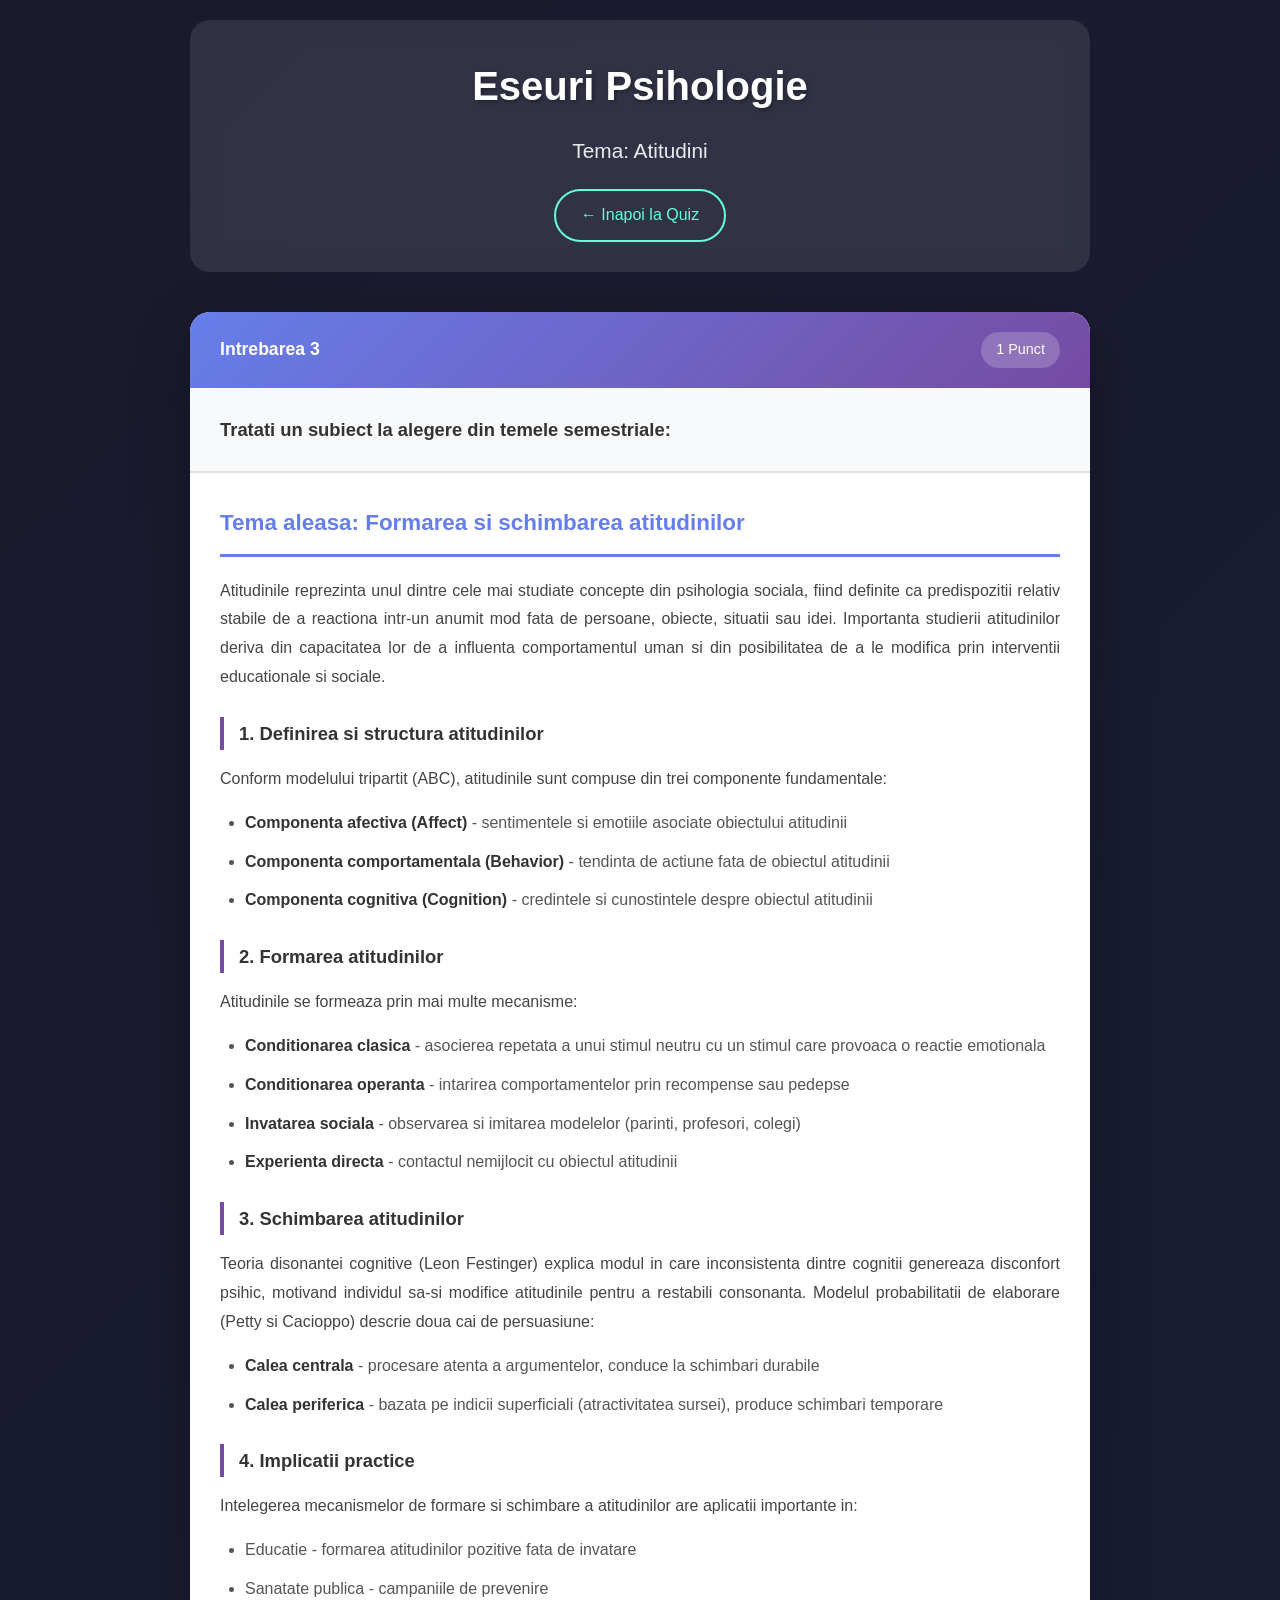
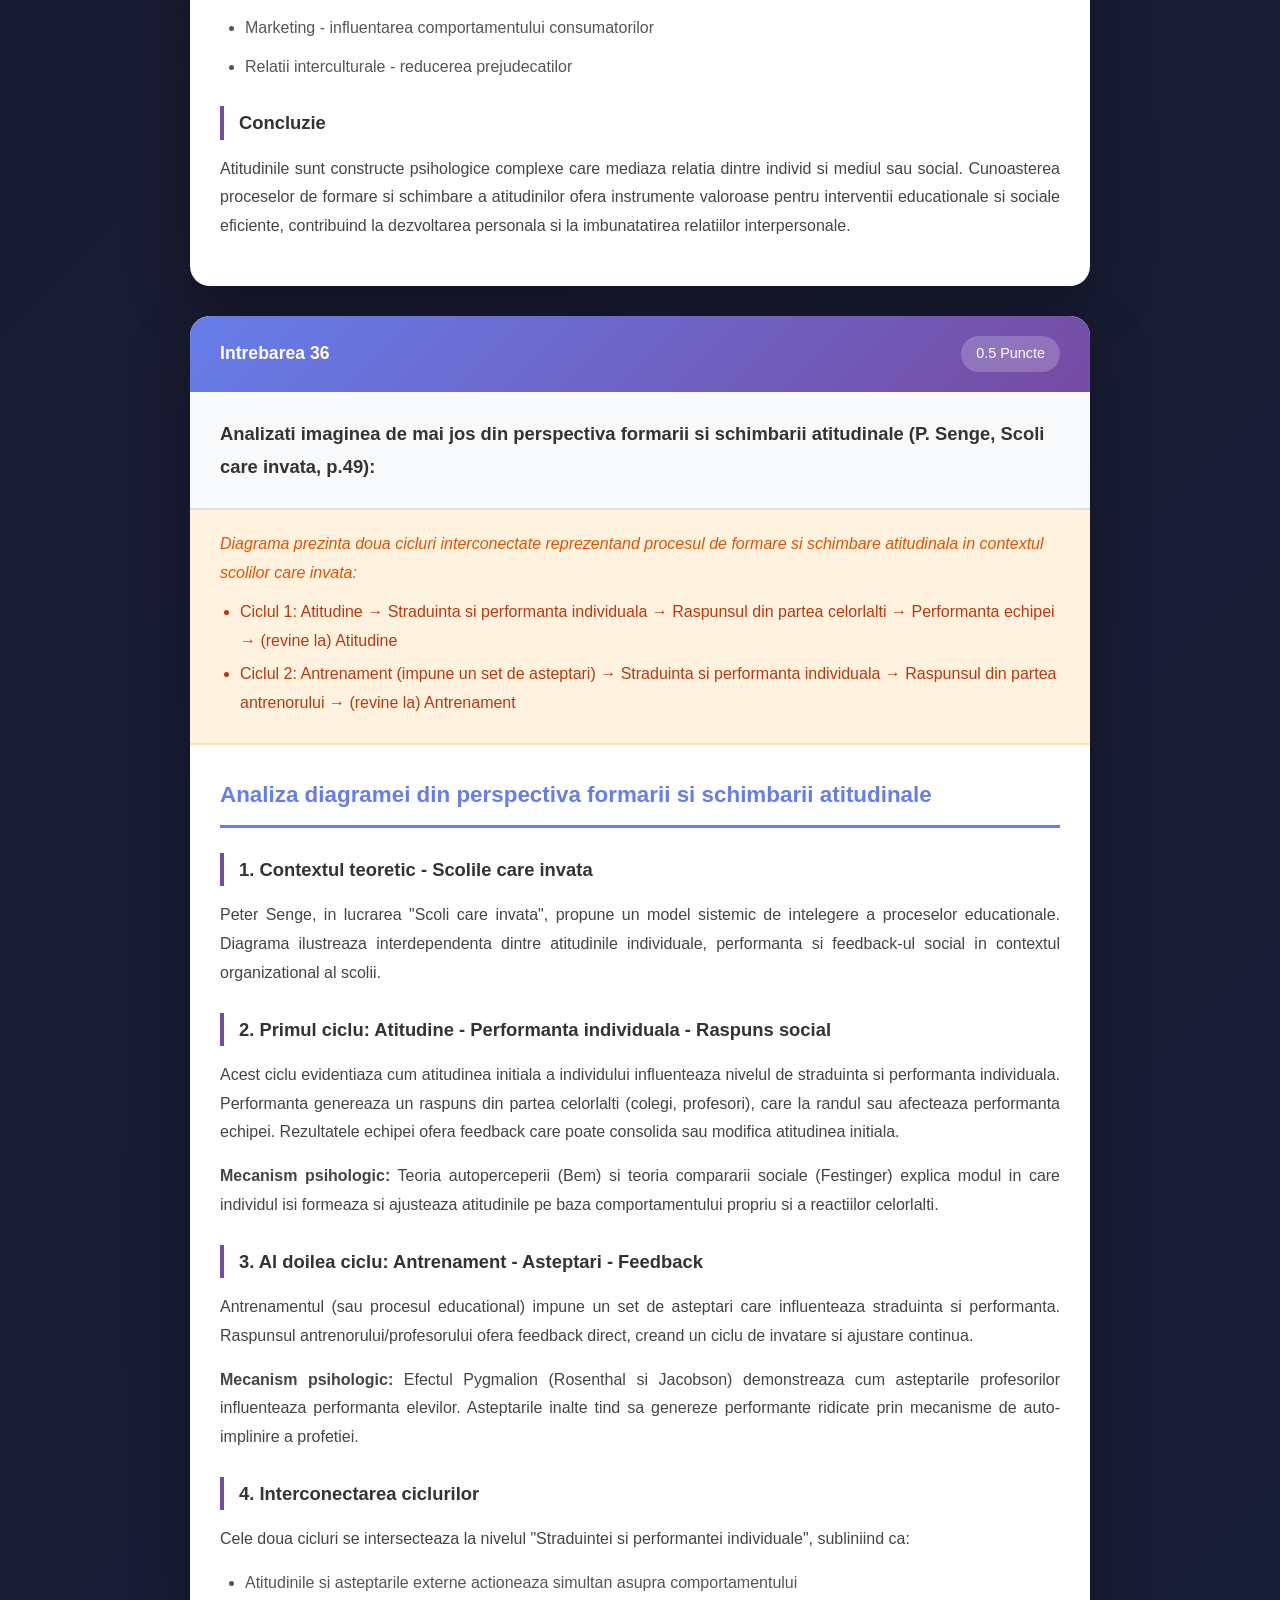
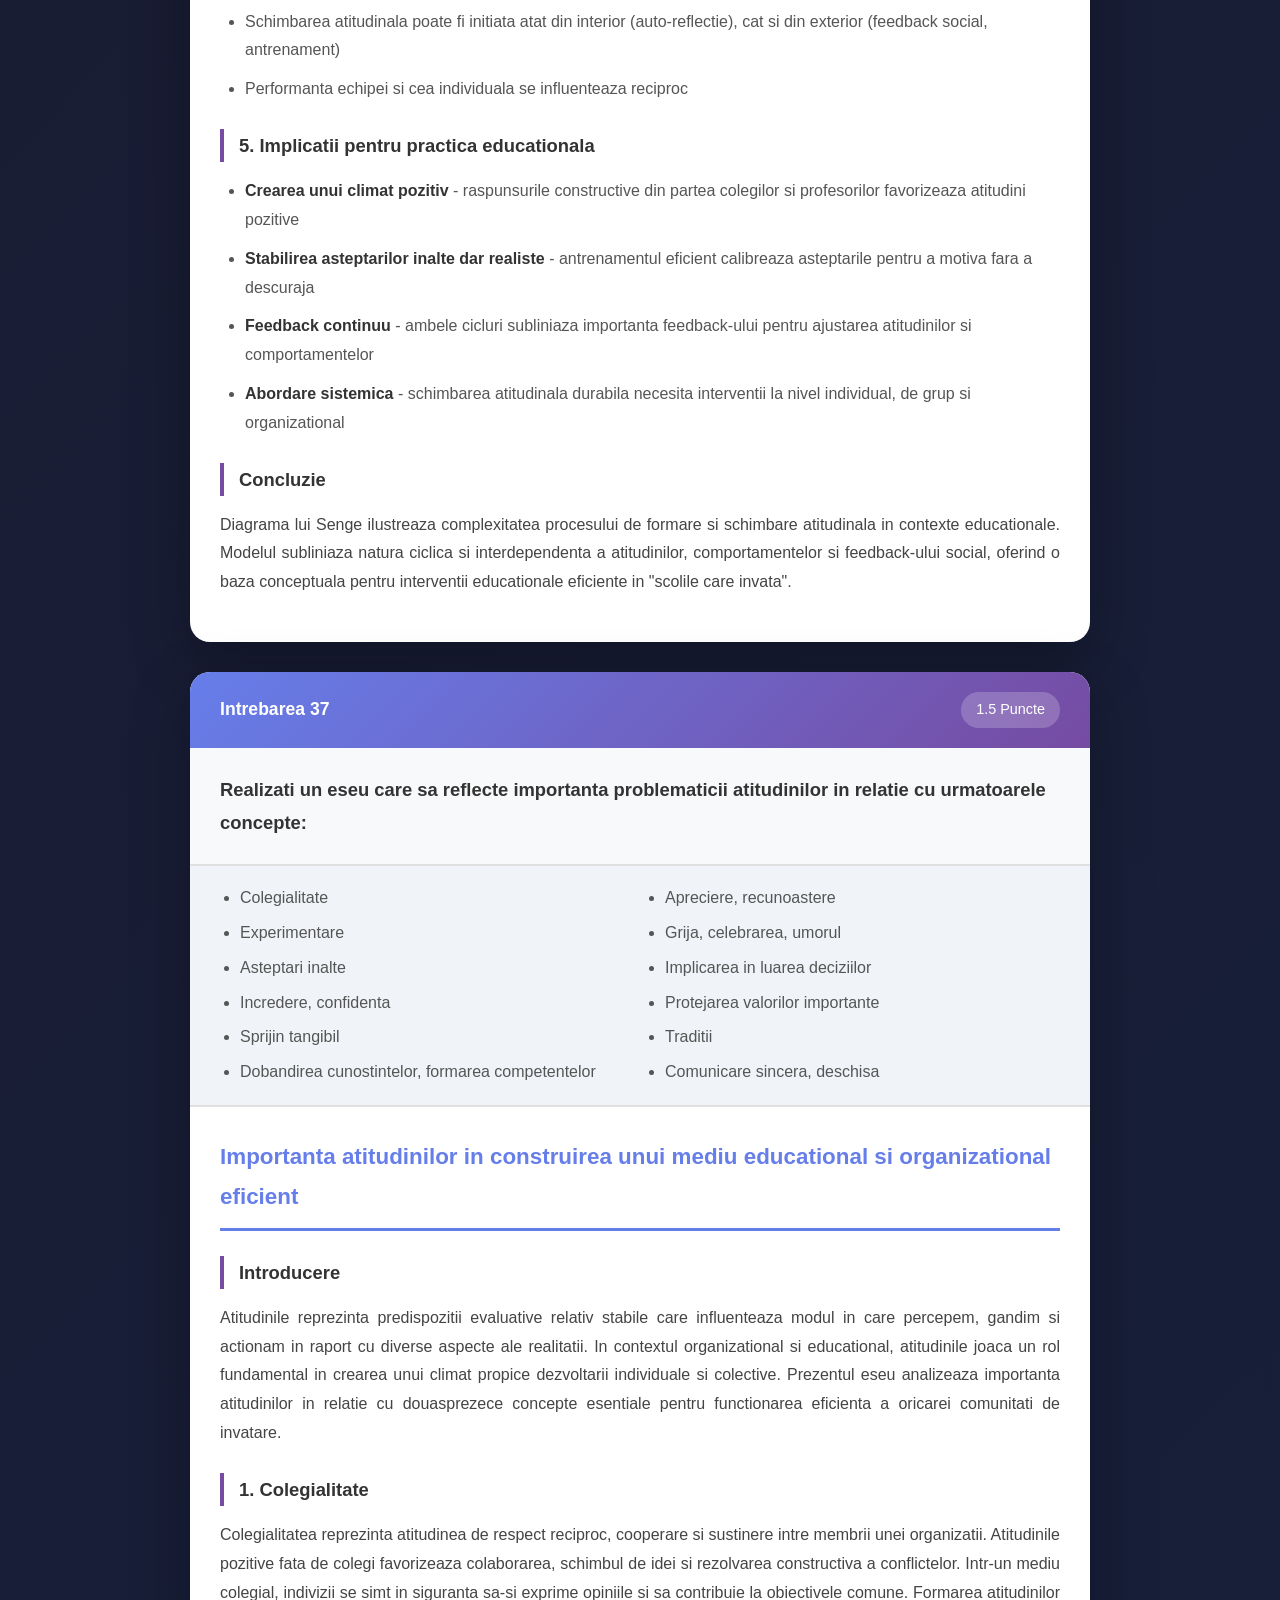
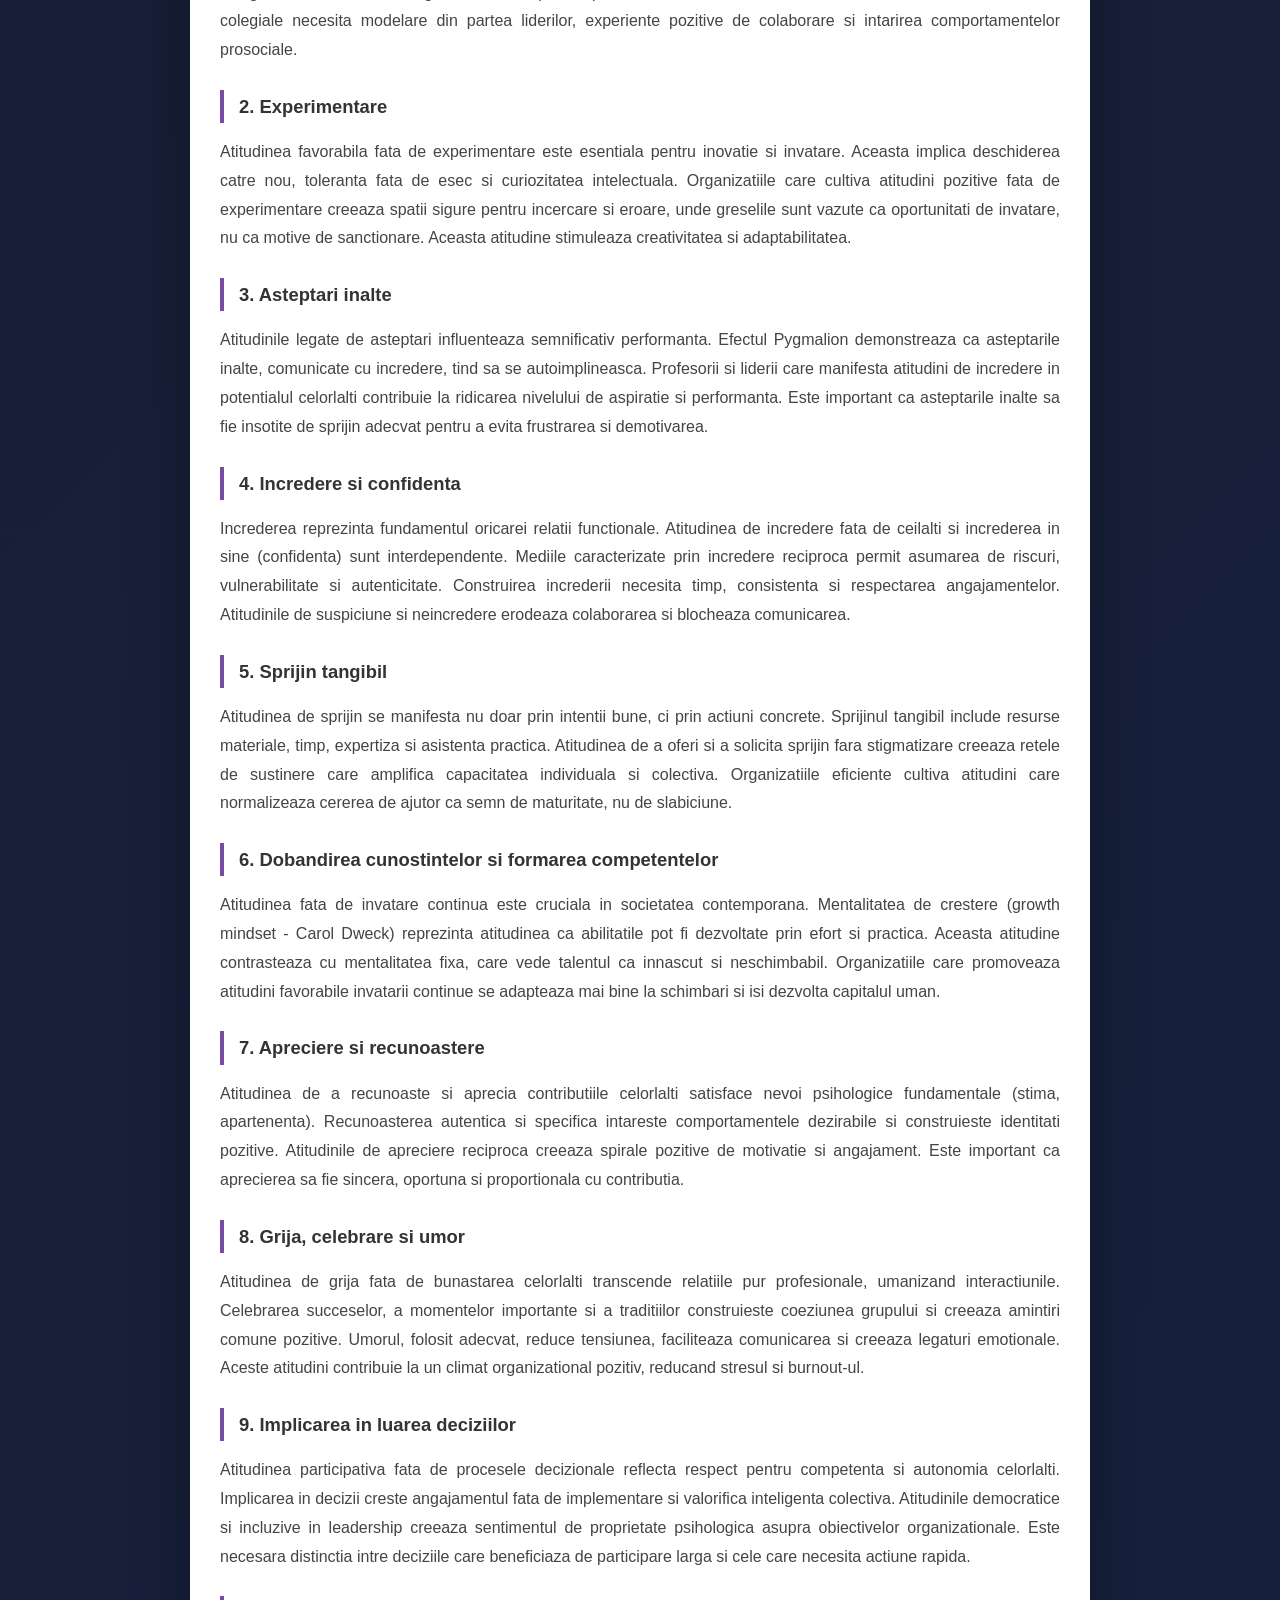
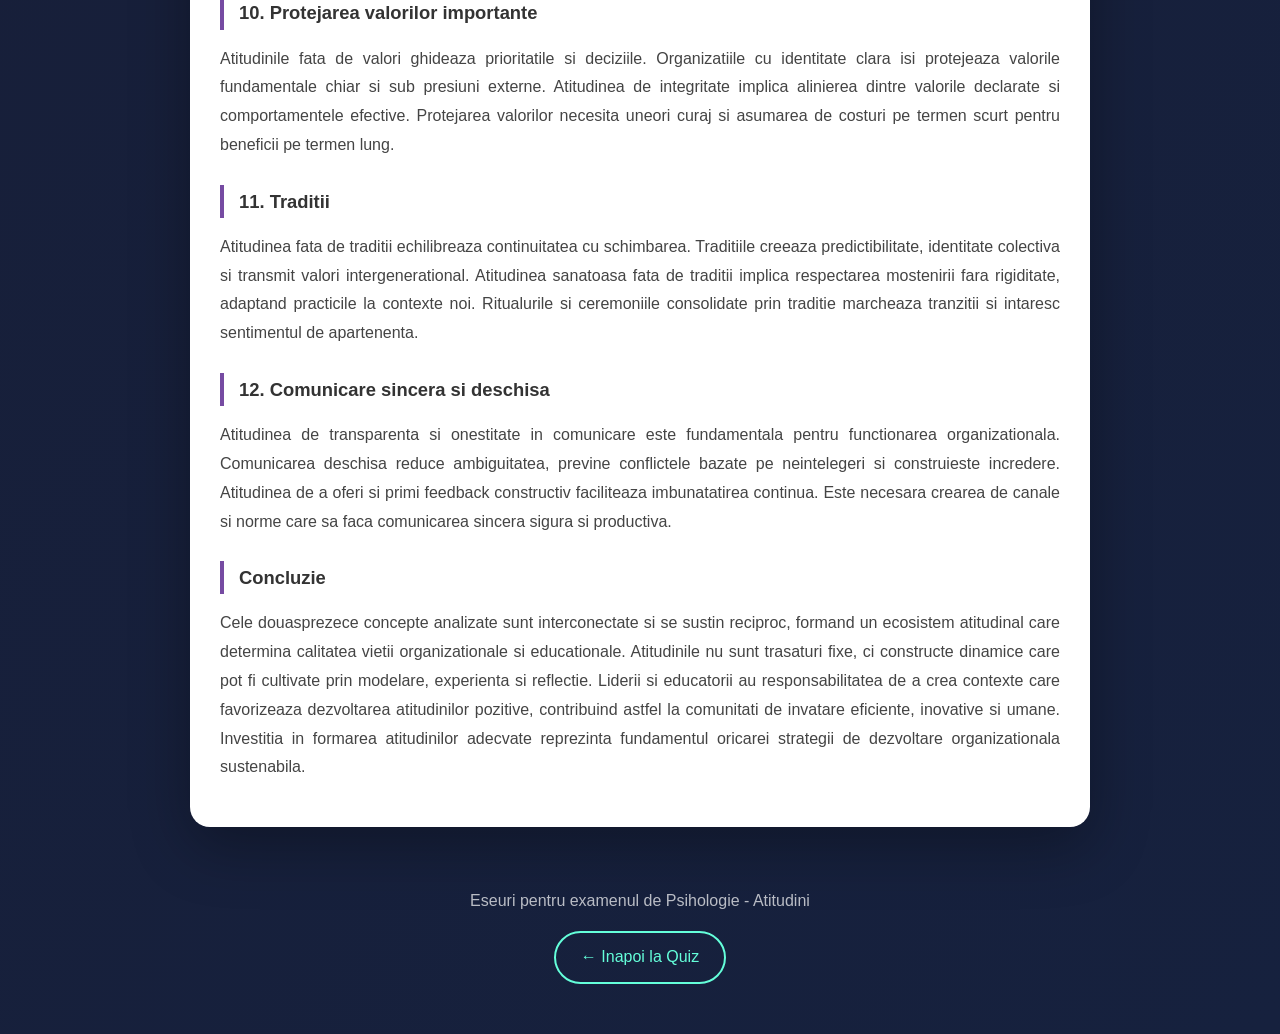
<file: essays.html>
<!DOCTYPE html>
<html lang="ro">
<head>
    <meta charset="UTF-8">
    <meta name="viewport" content="width=device-width, initial-scale=1.0">
    <title>Eseuri Psihologie - Atitudini</title>
    <link rel="stylesheet" href="essays.css">
</head>
<body>
    <div class="container">
        <header>
            <h1>Eseuri Psihologie</h1>
            <h2>Tema: Atitudini</h2>
            <a href="index.html" class="back-link">&larr; Inapoi la Quiz</a>
        </header>

        <main>
            <!-- Essay 3 -->
            <article class="essay" id="essay-3">
                <div class="essay-header">
                    <span class="essay-number">Intrebarea 3</span>
                    <span class="essay-points">1 Punct</span>
                </div>
                <h3 class="essay-question">Tratati un subiect la alegere din temele semestriale:</h3>

                <div class="essay-answer">
                    <h4>Tema aleasa: Formarea si schimbarea atitudinilor</h4>

                    <p>Atitudinile reprezinta unul dintre cele mai studiate concepte din psihologia sociala, fiind definite ca predispozitii relativ stabile de a reactiona intr-un anumit mod fata de persoane, obiecte, situatii sau idei. Importanta studierii atitudinilor deriva din capacitatea lor de a influenta comportamentul uman si din posibilitatea de a le modifica prin interventii educationale si sociale.</p>

                    <h5>1. Definirea si structura atitudinilor</h5>
                    <p>Conform modelului tripartit (ABC), atitudinile sunt compuse din trei componente fundamentale:</p>
                    <ul>
                        <li><strong>Componenta afectiva (Affect)</strong> - sentimentele si emotiile asociate obiectului atitudinii</li>
                        <li><strong>Componenta comportamentala (Behavior)</strong> - tendinta de actiune fata de obiectul atitudinii</li>
                        <li><strong>Componenta cognitiva (Cognition)</strong> - credintele si cunostintele despre obiectul atitudinii</li>
                    </ul>

                    <h5>2. Formarea atitudinilor</h5>
                    <p>Atitudinile se formeaza prin mai multe mecanisme:</p>
                    <ul>
                        <li><strong>Conditionarea clasica</strong> - asocierea repetata a unui stimul neutru cu un stimul care provoaca o reactie emotionala</li>
                        <li><strong>Conditionarea operanta</strong> - intarirea comportamentelor prin recompense sau pedepse</li>
                        <li><strong>Invatarea sociala</strong> - observarea si imitarea modelelor (parinti, profesori, colegi)</li>
                        <li><strong>Experienta directa</strong> - contactul nemijlocit cu obiectul atitudinii</li>
                    </ul>

                    <h5>3. Schimbarea atitudinilor</h5>
                    <p>Teoria disonantei cognitive (Leon Festinger) explica modul in care inconsistenta dintre cognitii genereaza disconfort psihic, motivand individul sa-si modifice atitudinile pentru a restabili consonanta. Modelul probabilitatii de elaborare (Petty si Cacioppo) descrie doua cai de persuasiune:</p>
                    <ul>
                        <li><strong>Calea centrala</strong> - procesare atenta a argumentelor, conduce la schimbari durabile</li>
                        <li><strong>Calea periferica</strong> - bazata pe indicii superficiali (atractivitatea sursei), produce schimbari temporare</li>
                    </ul>

                    <h5>4. Implicatii practice</h5>
                    <p>Intelegerea mecanismelor de formare si schimbare a atitudinilor are aplicatii importante in:</p>
                    <ul>
                        <li>Educatie - formarea atitudinilor pozitive fata de invatare</li>
                        <li>Sanatate publica - campaniile de prevenire</li>
                        <li>Marketing - influentarea comportamentului consumatorilor</li>
                        <li>Relatii interculturale - reducerea prejudecatilor</li>
                    </ul>

                    <h5>Concluzie</h5>
                    <p>Atitudinile sunt constructe psihologice complexe care mediaza relatia dintre individ si mediul sau social. Cunoasterea proceselor de formare si schimbare a atitudinilor ofera instrumente valoroase pentru interventii educationale si sociale eficiente, contribuind la dezvoltarea personala si la imbunatatirea relatiilor interpersonale.</p>
                </div>
            </article>

            <!-- Essay 36 -->
            <article class="essay" id="essay-36">
                <div class="essay-header">
                    <span class="essay-number">Intrebarea 36</span>
                    <span class="essay-points">0.5 Puncte</span>
                </div>
                <h3 class="essay-question">Analizati imaginea de mai jos din perspectiva formarii si schimbarii atitudinale (P. Senge, Scoli care invata, p.49):</h3>

                <div class="diagram-description">
                    <p><em>Diagrama prezinta doua cicluri interconectate reprezentand procesul de formare si schimbare atitudinala in contextul scolilor care invata:</em></p>
                    <ul>
                        <li>Ciclul 1: Atitudine → Straduinta si performanta individuala → Raspunsul din partea celorlalti → Performanta echipei → (revine la) Atitudine</li>
                        <li>Ciclul 2: Antrenament (impune un set de asteptari) → Straduinta si performanta individuala → Raspunsul din partea antrenorului → (revine la) Antrenament</li>
                    </ul>
                </div>

                <div class="essay-answer">
                    <h4>Analiza diagramei din perspectiva formarii si schimbarii atitudinale</h4>

                    <h5>1. Contextul teoretic - Scolile care invata</h5>
                    <p>Peter Senge, in lucrarea "Scoli care invata", propune un model sistemic de intelegere a proceselor educationale. Diagrama ilustreaza interdependenta dintre atitudinile individuale, performanta si feedback-ul social in contextul organizational al scolii.</p>

                    <h5>2. Primul ciclu: Atitudine - Performanta individuala - Raspuns social</h5>
                    <p>Acest ciclu evidentiaza cum atitudinea initiala a individului influenteaza nivelul de straduinta si performanta individuala. Performanta genereaza un raspuns din partea celorlalti (colegi, profesori), care la randul sau afecteaza performanta echipei. Rezultatele echipei ofera feedback care poate consolida sau modifica atitudinea initiala.</p>
                    <p><strong>Mecanism psihologic:</strong> Teoria autoperceperii (Bem) si teoria compararii sociale (Festinger) explica modul in care individul isi formeaza si ajusteaza atitudinile pe baza comportamentului propriu si a reactiilor celorlalti.</p>

                    <h5>3. Al doilea ciclu: Antrenament - Asteptari - Feedback</h5>
                    <p>Antrenamentul (sau procesul educational) impune un set de asteptari care influenteaza straduinta si performanta. Raspunsul antrenorului/profesorului ofera feedback direct, creand un ciclu de invatare si ajustare continua.</p>
                    <p><strong>Mecanism psihologic:</strong> Efectul Pygmalion (Rosenthal si Jacobson) demonstreaza cum asteptarile profesorilor influenteaza performanta elevilor. Asteptarile inalte tind sa genereze performante ridicate prin mecanisme de auto-implinire a profetiei.</p>

                    <h5>4. Interconectarea ciclurilor</h5>
                    <p>Cele doua cicluri se intersecteaza la nivelul "Straduintei si performantei individuale", subliniind ca:</p>
                    <ul>
                        <li>Atitudinile si asteptarile externe actioneaza simultan asupra comportamentului</li>
                        <li>Schimbarea atitudinala poate fi initiata atat din interior (auto-reflectie), cat si din exterior (feedback social, antrenament)</li>
                        <li>Performanta echipei si cea individuala se influenteaza reciproc</li>
                    </ul>

                    <h5>5. Implicatii pentru practica educationala</h5>
                    <ul>
                        <li><strong>Crearea unui climat pozitiv</strong> - raspunsurile constructive din partea colegilor si profesorilor favorizeaza atitudini pozitive</li>
                        <li><strong>Stabilirea asteptarilor inalte dar realiste</strong> - antrenamentul eficient calibreaza asteptarile pentru a motiva fara a descuraja</li>
                        <li><strong>Feedback continuu</strong> - ambele cicluri subliniaza importanta feedback-ului pentru ajustarea atitudinilor si comportamentelor</li>
                        <li><strong>Abordare sistemica</strong> - schimbarea atitudinala durabila necesita interventii la nivel individual, de grup si organizational</li>
                    </ul>

                    <h5>Concluzie</h5>
                    <p>Diagrama lui Senge ilustreaza complexitatea procesului de formare si schimbare atitudinala in contexte educationale. Modelul subliniaza natura ciclica si interdependenta a atitudinilor, comportamentelor si feedback-ului social, oferind o baza conceptuala pentru interventii educationale eficiente in "scolile care invata".</p>
                </div>
            </article>

            <!-- Essay 37 -->
            <article class="essay" id="essay-37">
                <div class="essay-header">
                    <span class="essay-number">Intrebarea 37</span>
                    <span class="essay-points">1.5 Puncte</span>
                </div>
                <h3 class="essay-question">Realizati un eseu care sa reflecte importanta problematicii atitudinilor in relatie cu urmatoarele concepte:</h3>
                <ul class="concepts-list">
                    <li>Colegialitate</li>
                    <li>Experimentare</li>
                    <li>Asteptari inalte</li>
                    <li>Incredere, confidenta</li>
                    <li>Sprijin tangibil</li>
                    <li>Dobandirea cunostintelor, formarea competentelor</li>
                    <li>Apreciere, recunoastere</li>
                    <li>Grija, celebrarea, umorul</li>
                    <li>Implicarea in luarea deciziilor</li>
                    <li>Protejarea valorilor importante</li>
                    <li>Traditii</li>
                    <li>Comunicare sincera, deschisa</li>
                </ul>

                <div class="essay-answer">
                    <h4>Importanta atitudinilor in construirea unui mediu educational si organizational eficient</h4>

                    <h5>Introducere</h5>
                    <p>Atitudinile reprezinta predispozitii evaluative relativ stabile care influenteaza modul in care percepem, gandim si actionam in raport cu diverse aspecte ale realitatii. In contextul organizational si educational, atitudinile joaca un rol fundamental in crearea unui climat propice dezvoltarii individuale si colective. Prezentul eseu analizeaza importanta atitudinilor in relatie cu douasprezece concepte esentiale pentru functionarea eficienta a oricarei comunitati de invatare.</p>

                    <h5>1. Colegialitate</h5>
                    <p>Colegialitatea reprezinta atitudinea de respect reciproc, cooperare si sustinere intre membrii unei organizatii. Atitudinile pozitive fata de colegi favorizeaza colaborarea, schimbul de idei si rezolvarea constructiva a conflictelor. Intr-un mediu colegial, indivizii se simt in siguranta sa-si exprime opiniile si sa contribuie la obiectivele comune. Formarea atitudinilor colegiale necesita modelare din partea liderilor, experiente pozitive de colaborare si intarirea comportamentelor prosociale.</p>

                    <h5>2. Experimentare</h5>
                    <p>Atitudinea favorabila fata de experimentare este esentiala pentru inovatie si invatare. Aceasta implica deschiderea catre nou, toleranta fata de esec si curiozitatea intelectuala. Organizatiile care cultiva atitudini pozitive fata de experimentare creeaza spatii sigure pentru incercare si eroare, unde greselile sunt vazute ca oportunitati de invatare, nu ca motive de sanctionare. Aceasta atitudine stimuleaza creativitatea si adaptabilitatea.</p>

                    <h5>3. Asteptari inalte</h5>
                    <p>Atitudinile legate de asteptari influenteaza semnificativ performanta. Efectul Pygmalion demonstreaza ca asteptarile inalte, comunicate cu incredere, tind sa se autoimplineasca. Profesorii si liderii care manifesta atitudini de incredere in potentialul celorlalti contribuie la ridicarea nivelului de aspiratie si performanta. Este important ca asteptarile inalte sa fie insotite de sprijin adecvat pentru a evita frustrarea si demotivarea.</p>

                    <h5>4. Incredere si confidenta</h5>
                    <p>Increderea reprezinta fundamentul oricarei relatii functionale. Atitudinea de incredere fata de ceilalti si increderea in sine (confidenta) sunt interdependente. Mediile caracterizate prin incredere reciproca permit asumarea de riscuri, vulnerabilitate si autenticitate. Construirea increderii necesita timp, consistenta si respectarea angajamentelor. Atitudinile de suspiciune si neincredere erodeaza colaborarea si blocheaza comunicarea.</p>

                    <h5>5. Sprijin tangibil</h5>
                    <p>Atitudinea de sprijin se manifesta nu doar prin intentii bune, ci prin actiuni concrete. Sprijinul tangibil include resurse materiale, timp, expertiza si asistenta practica. Atitudinea de a oferi si a solicita sprijin fara stigmatizare creeaza retele de sustinere care amplifica capacitatea individuala si colectiva. Organizatiile eficiente cultiva atitudini care normalizeaza cererea de ajutor ca semn de maturitate, nu de slabiciune.</p>

                    <h5>6. Dobandirea cunostintelor si formarea competentelor</h5>
                    <p>Atitudinea fata de invatare continua este cruciala in societatea contemporana. Mentalitatea de crestere (growth mindset - Carol Dweck) reprezinta atitudinea ca abilitatile pot fi dezvoltate prin efort si practica. Aceasta atitudine contrasteaza cu mentalitatea fixa, care vede talentul ca innascut si neschimbabil. Organizatiile care promoveaza atitudini favorabile invatarii continue se adapteaza mai bine la schimbari si isi dezvolta capitalul uman.</p>

                    <h5>7. Apreciere si recunoastere</h5>
                    <p>Atitudinea de a recunoaste si aprecia contributiile celorlalti satisface nevoi psihologice fundamentale (stima, apartenenta). Recunoasterea autentica si specifica intareste comportamentele dezirabile si construieste identitati pozitive. Atitudinile de apreciere reciproca creeaza spirale pozitive de motivatie si angajament. Este important ca aprecierea sa fie sincera, oportuna si proportionala cu contributia.</p>

                    <h5>8. Grija, celebrare si umor</h5>
                    <p>Atitudinea de grija fata de bunastarea celorlalti transcende relatiile pur profesionale, umanizand interactiunile. Celebrarea succeselor, a momentelor importante si a traditiilor construieste coeziunea grupului si creeaza amintiri comune pozitive. Umorul, folosit adecvat, reduce tensiunea, faciliteaza comunicarea si creeaza legaturi emotionale. Aceste atitudini contribuie la un climat organizational pozitiv, reducand stresul si burnout-ul.</p>

                    <h5>9. Implicarea in luarea deciziilor</h5>
                    <p>Atitudinea participativa fata de procesele decizionale reflecta respect pentru competenta si autonomia celorlalti. Implicarea in decizii creste angajamentul fata de implementare si valorifica inteligenta colectiva. Atitudinile democratice si incluzive in leadership creeaza sentimentul de proprietate psihologica asupra obiectivelor organizationale. Este necesara distinctia intre deciziile care beneficiaza de participare larga si cele care necesita actiune rapida.</p>

                    <h5>10. Protejarea valorilor importante</h5>
                    <p>Atitudinile fata de valori ghideaza prioritatile si deciziile. Organizatiile cu identitate clara isi protejeaza valorile fundamentale chiar si sub presiuni externe. Atitudinea de integritate implica alinierea dintre valorile declarate si comportamentele efective. Protejarea valorilor necesita uneori curaj si asumarea de costuri pe termen scurt pentru beneficii pe termen lung.</p>

                    <h5>11. Traditii</h5>
                    <p>Atitudinea fata de traditii echilibreaza continuitatea cu schimbarea. Traditiile creeaza predictibilitate, identitate colectiva si transmit valori intergenerational. Atitudinea sanatoasa fata de traditii implica respectarea mostenirii fara rigiditate, adaptand practicile la contexte noi. Ritualurile si ceremoniile consolidate prin traditie marcheaza tranzitii si intaresc sentimentul de apartenenta.</p>

                    <h5>12. Comunicare sincera si deschisa</h5>
                    <p>Atitudinea de transparenta si onestitate in comunicare este fundamentala pentru functionarea organizationala. Comunicarea deschisa reduce ambiguitatea, previne conflictele bazate pe neintelegeri si construieste incredere. Atitudinea de a oferi si primi feedback constructiv faciliteaza imbunatatirea continua. Este necesara crearea de canale si norme care sa faca comunicarea sincera sigura si productiva.</p>

                    <h5>Concluzie</h5>
                    <p>Cele douasprezece concepte analizate sunt interconectate si se sustin reciproc, formand un ecosistem atitudinal care determina calitatea vietii organizationale si educationale. Atitudinile nu sunt trasaturi fixe, ci constructe dinamice care pot fi cultivate prin modelare, experienta si reflectie. Liderii si educatorii au responsabilitatea de a crea contexte care favorizeaza dezvoltarea atitudinilor pozitive, contribuind astfel la comunitati de invatare eficiente, inovative si umane. Investitia in formarea atitudinilor adecvate reprezinta fundamentul oricarei strategii de dezvoltare organizationala sustenabila.</p>
                </div>
            </article>
        </main>

        <footer>
            <p>Eseuri pentru examenul de Psihologie - Atitudini</p>
            <a href="index.html" class="back-link">&larr; Inapoi la Quiz</a>
        </footer>
    </div>
</body>
</html>
</file>
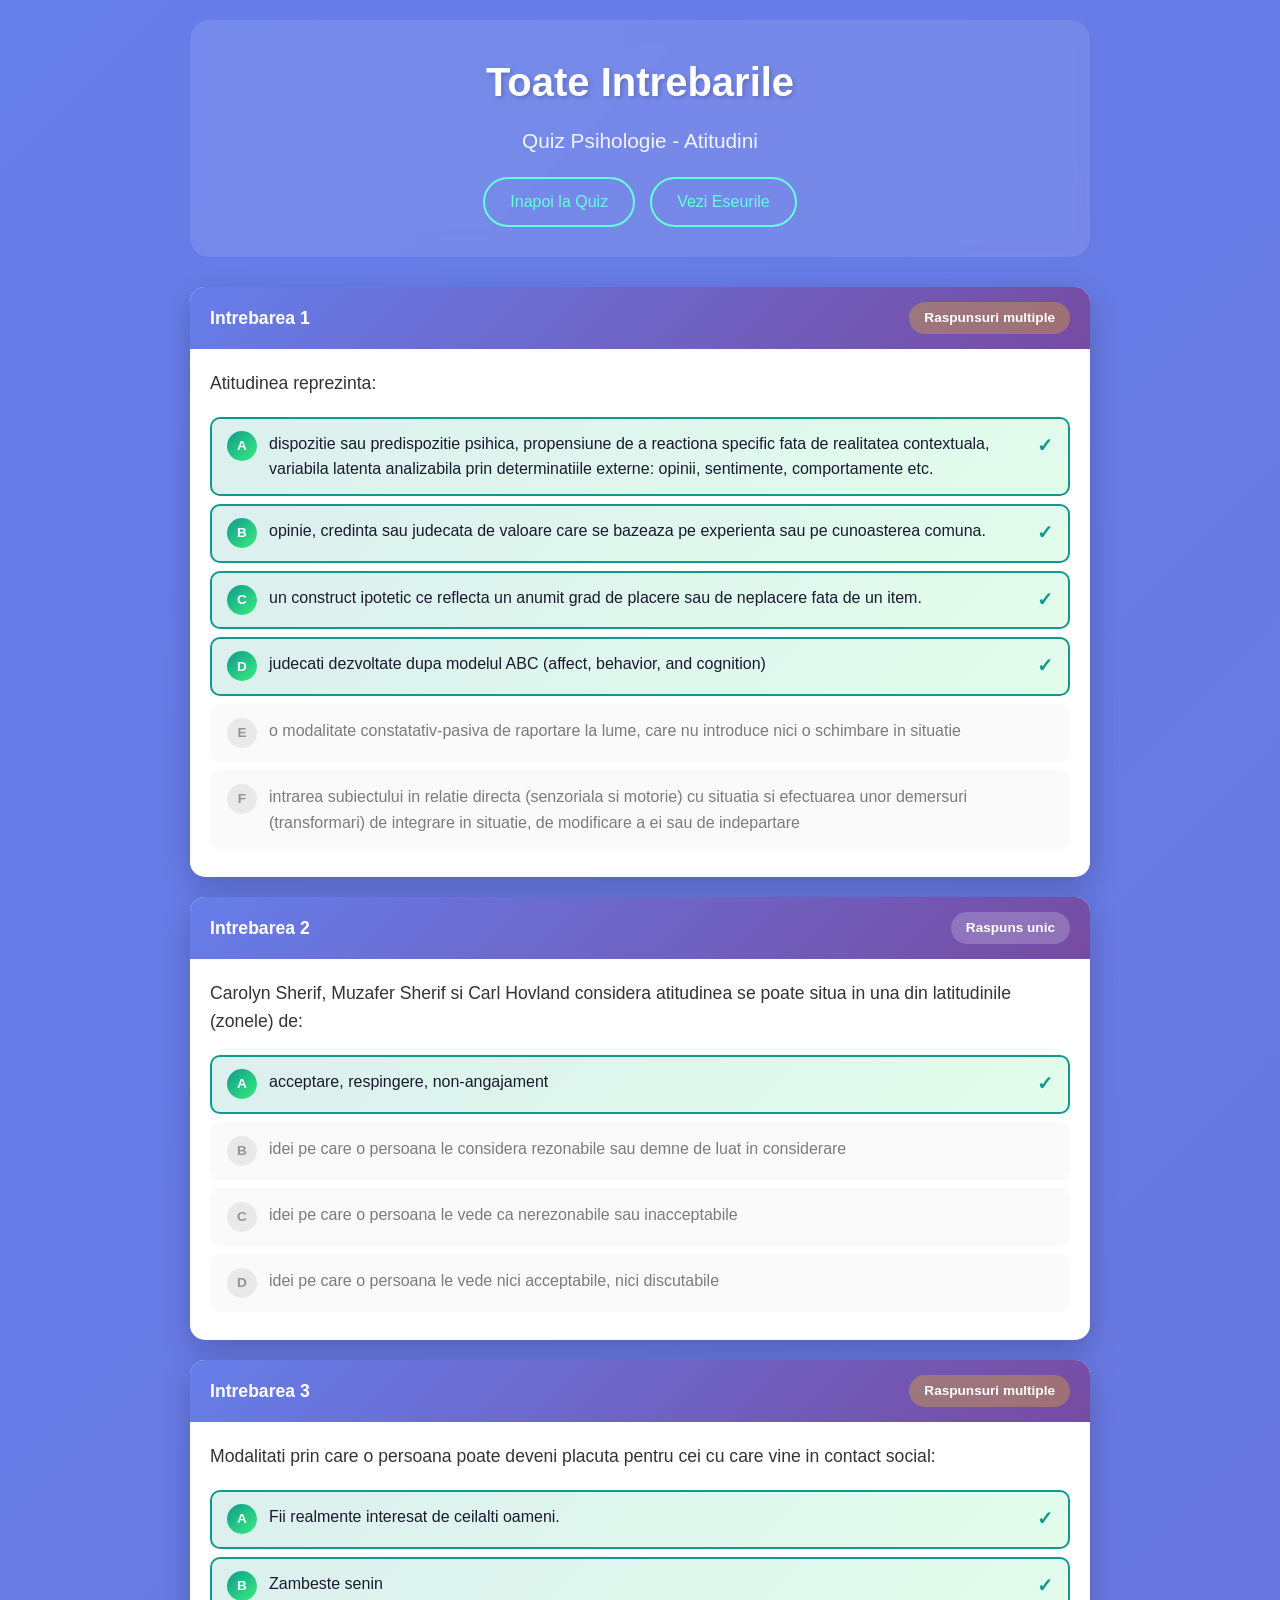
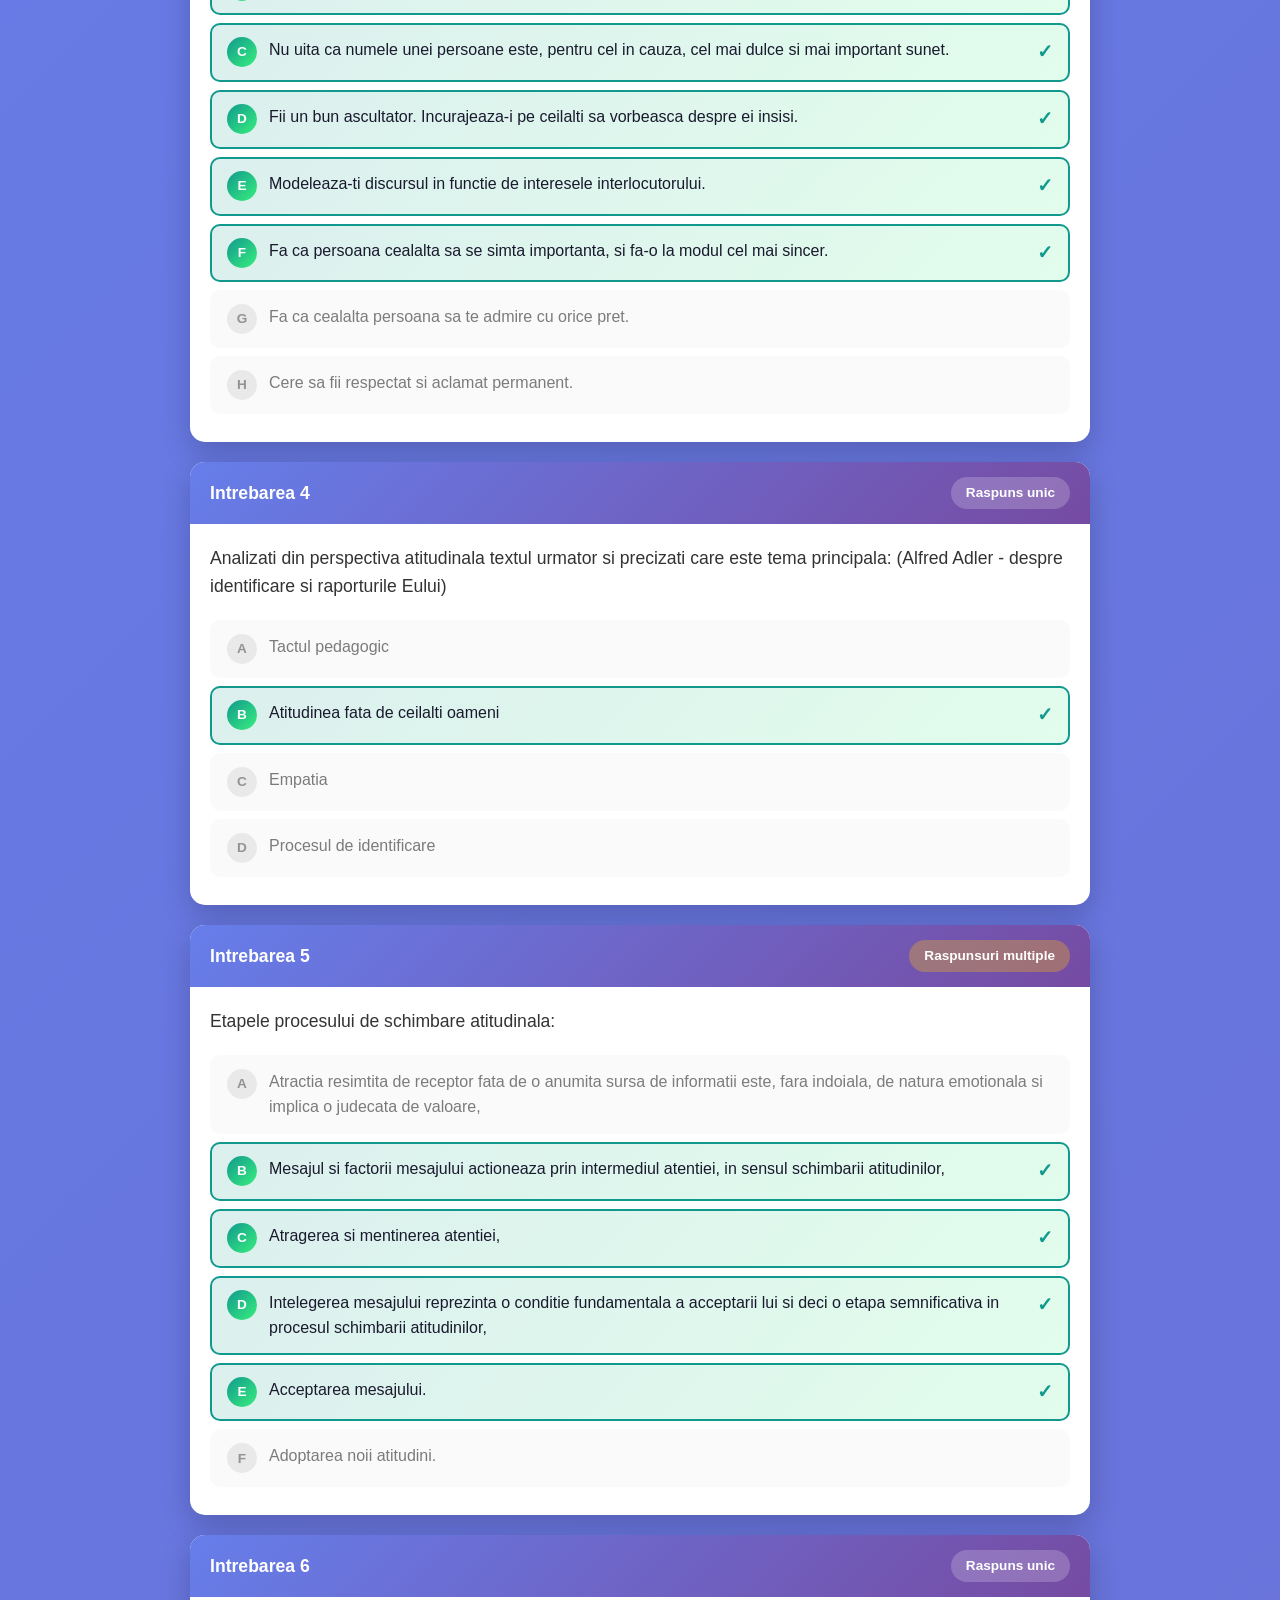
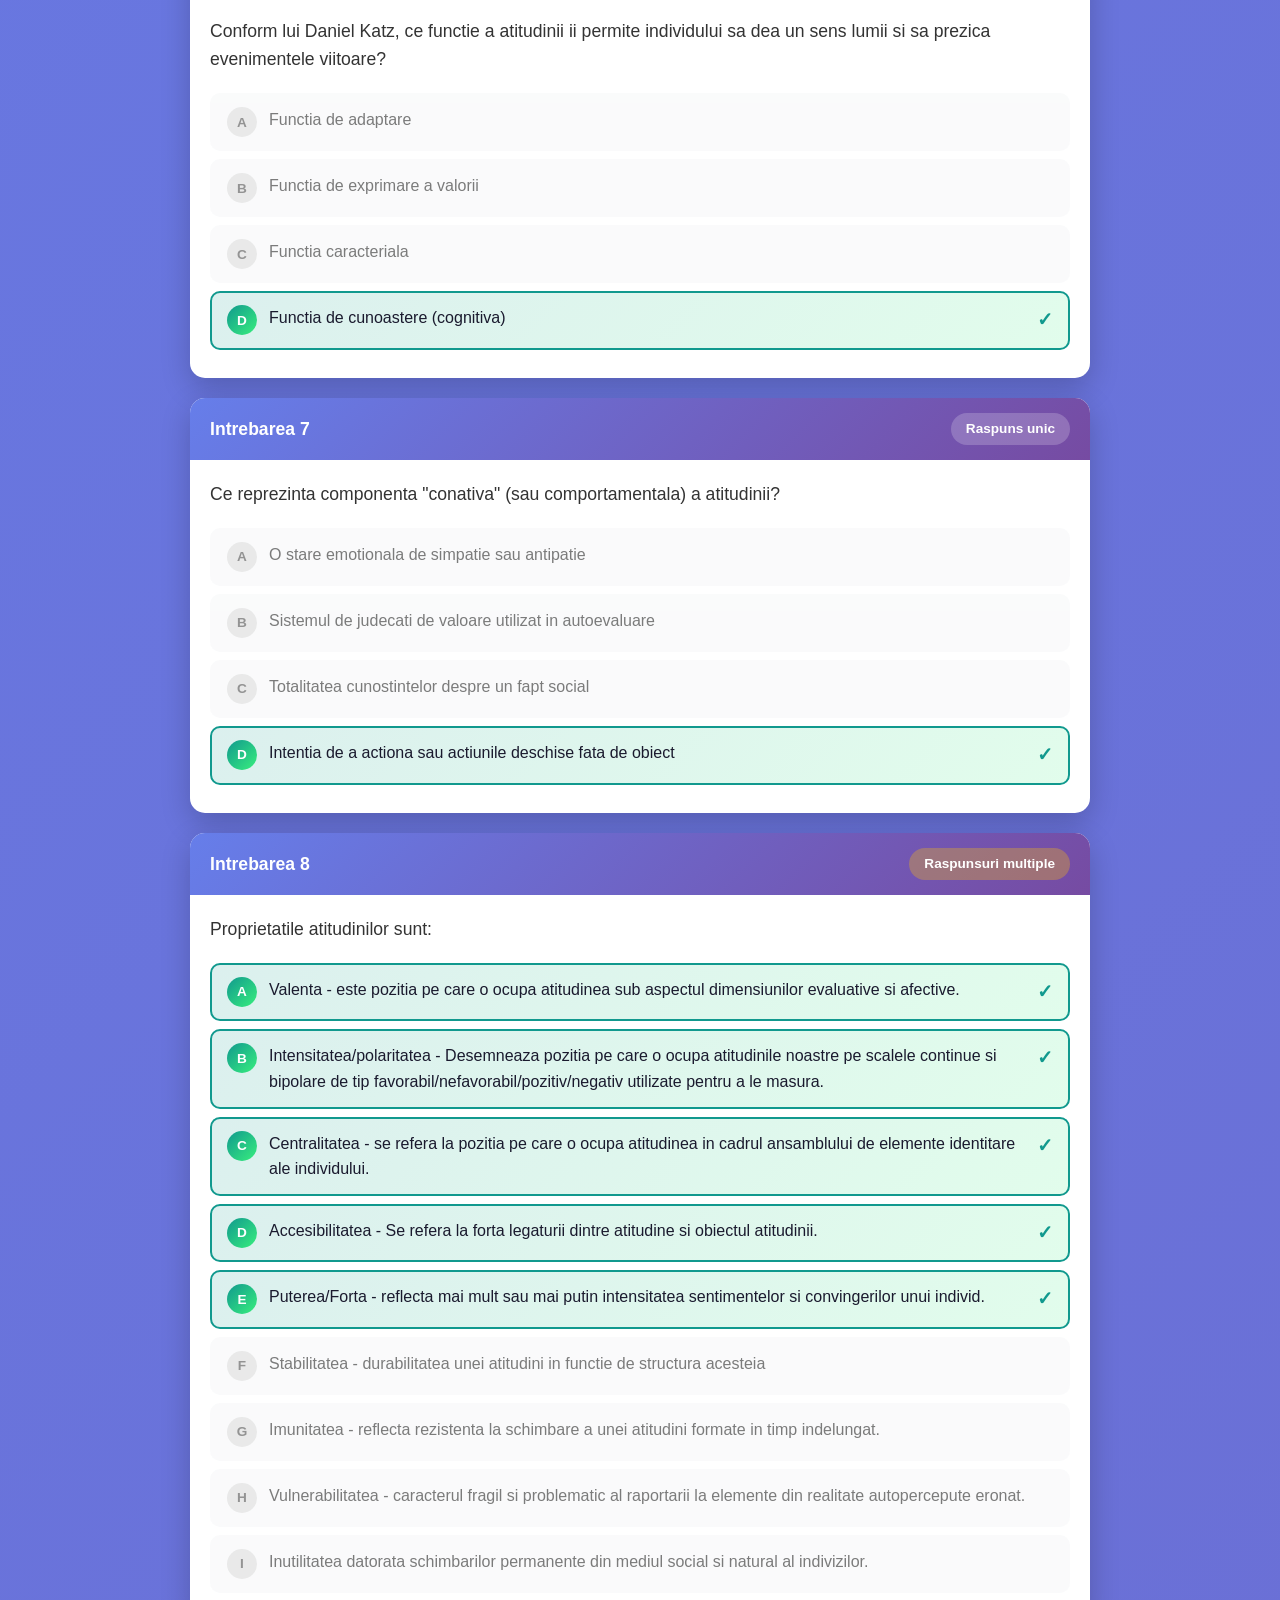
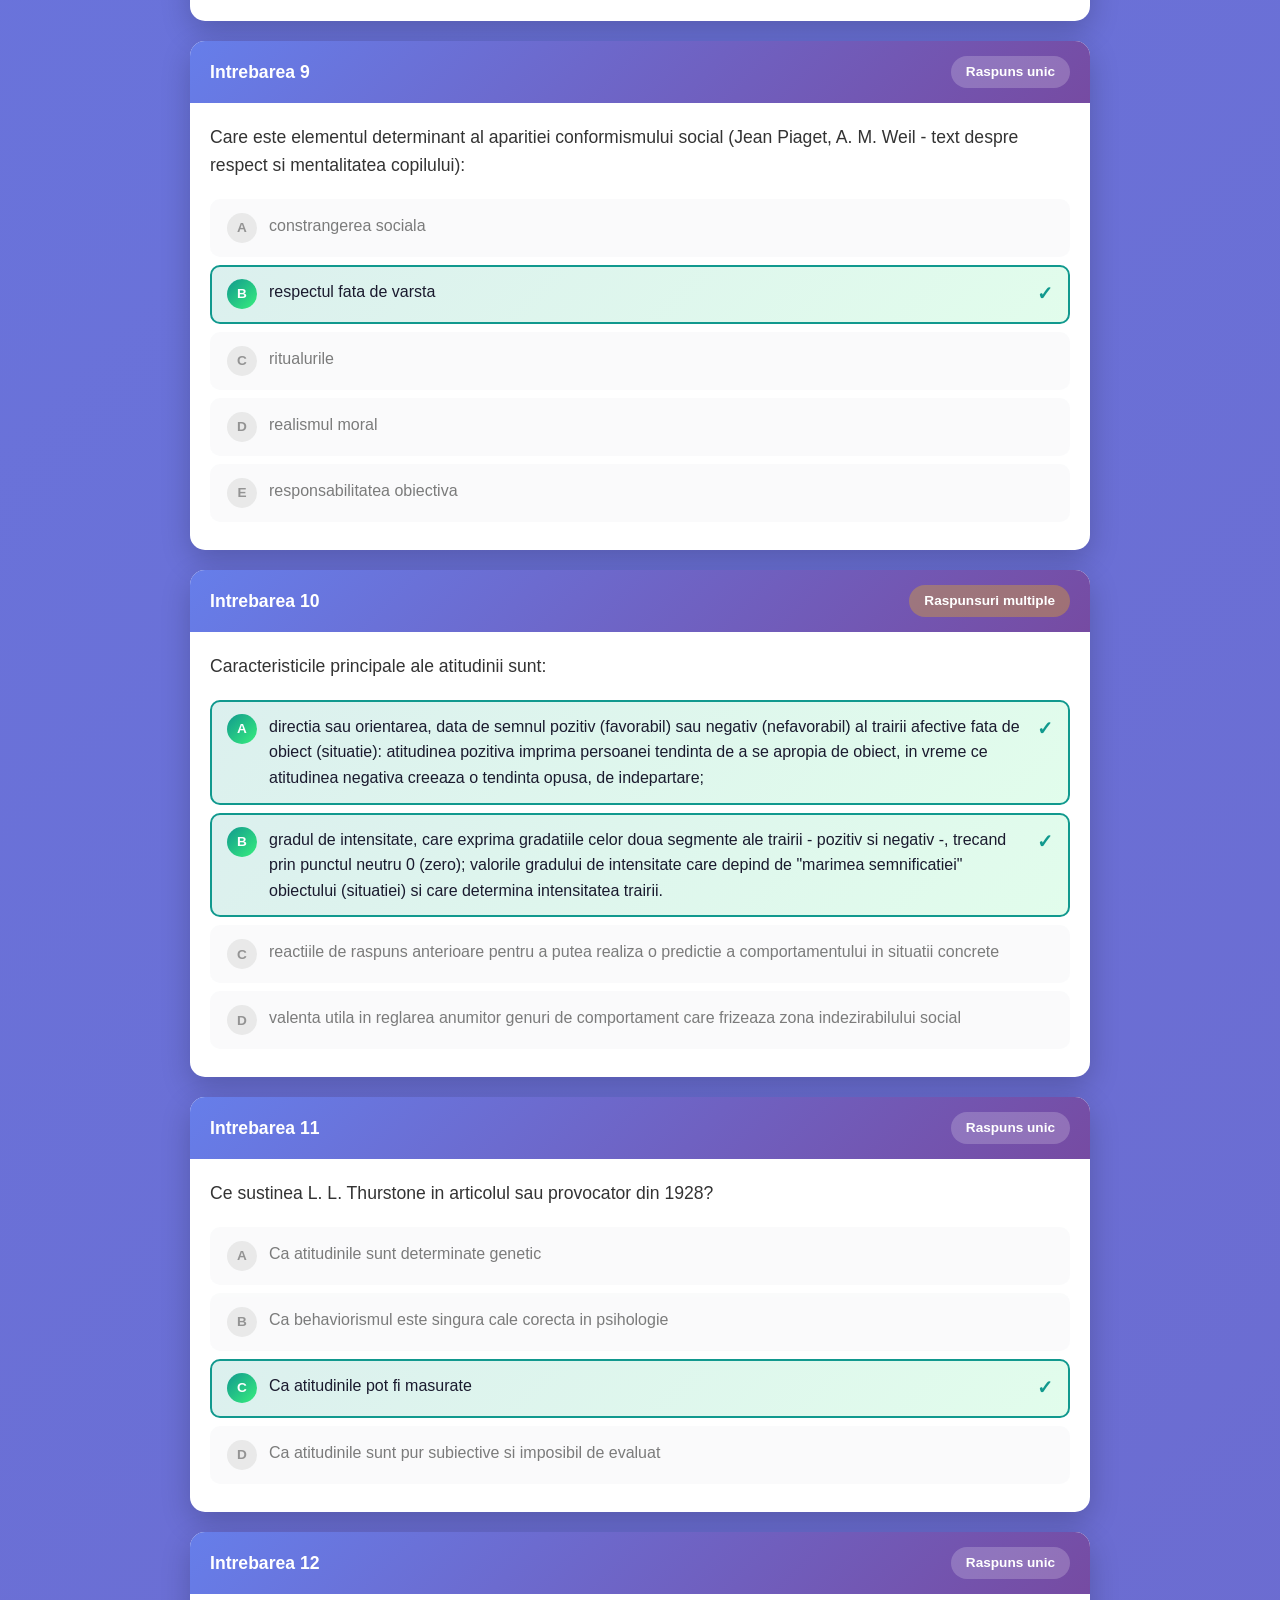
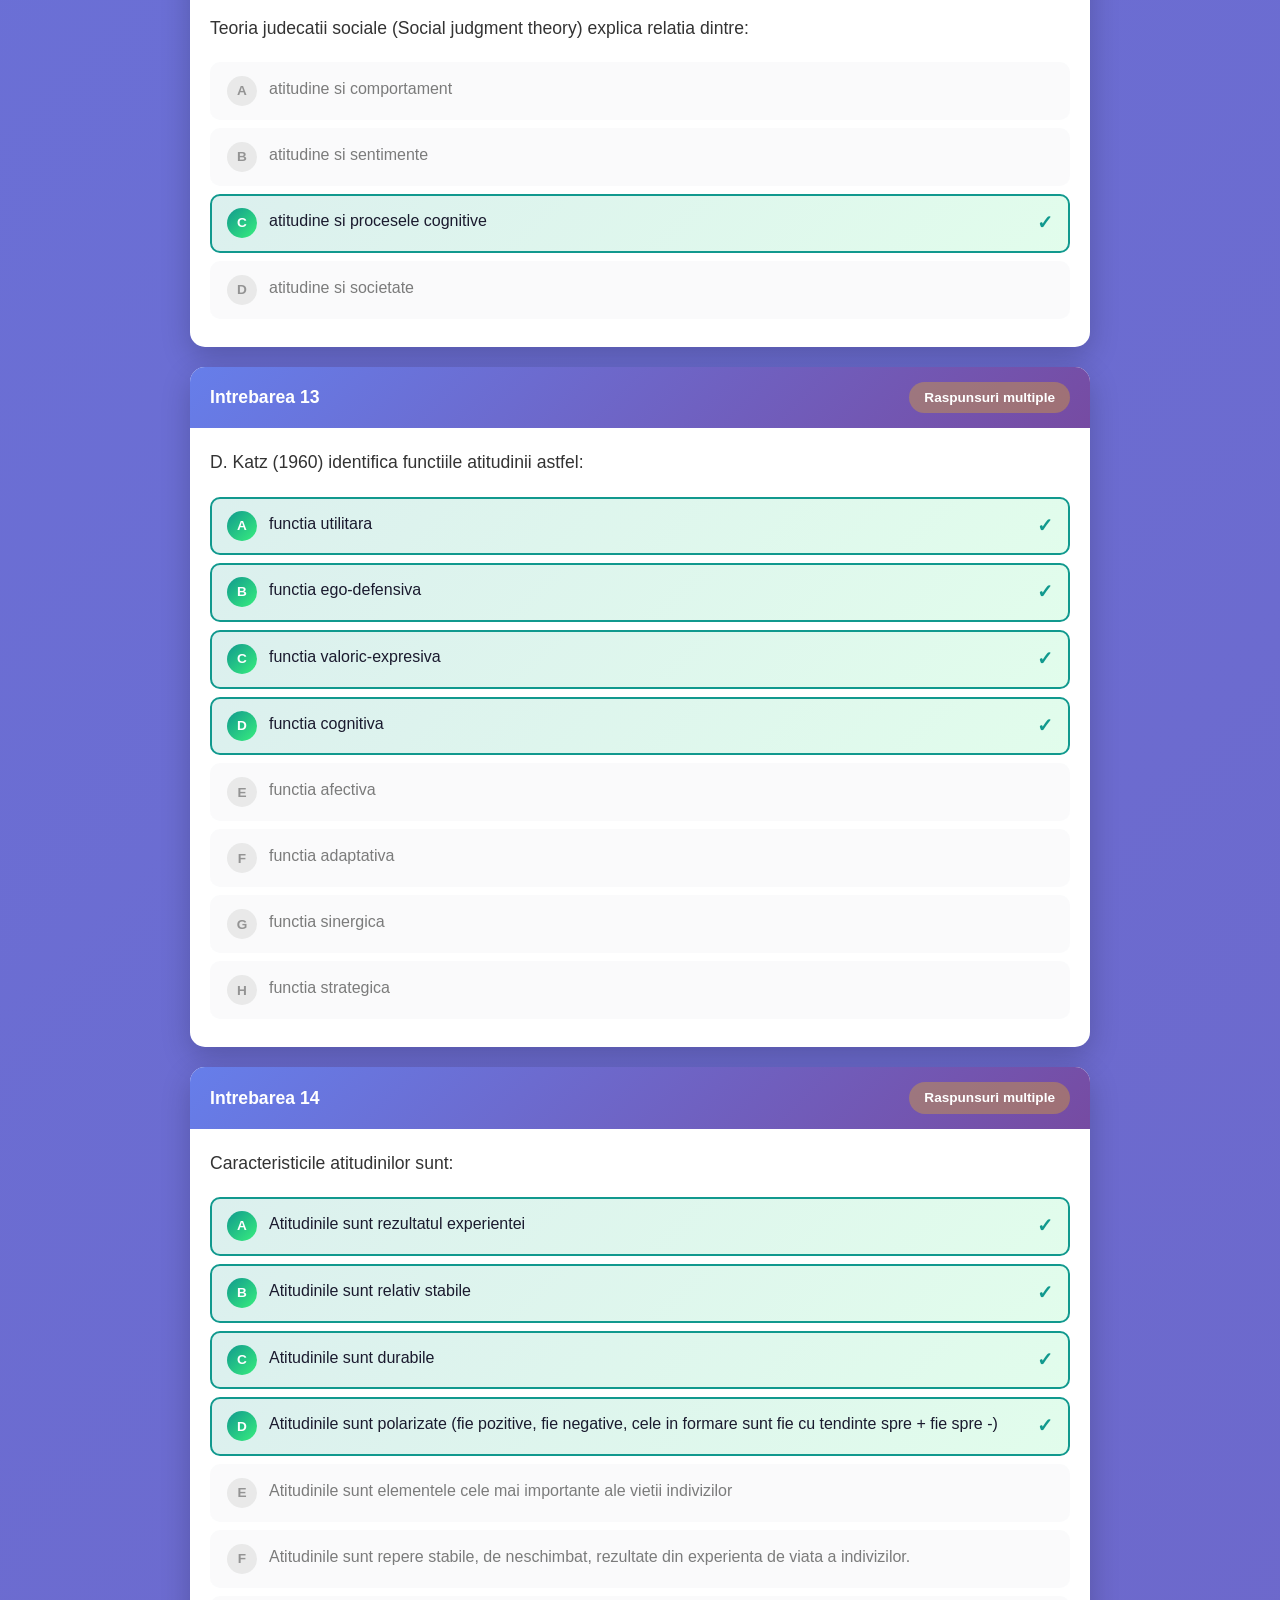
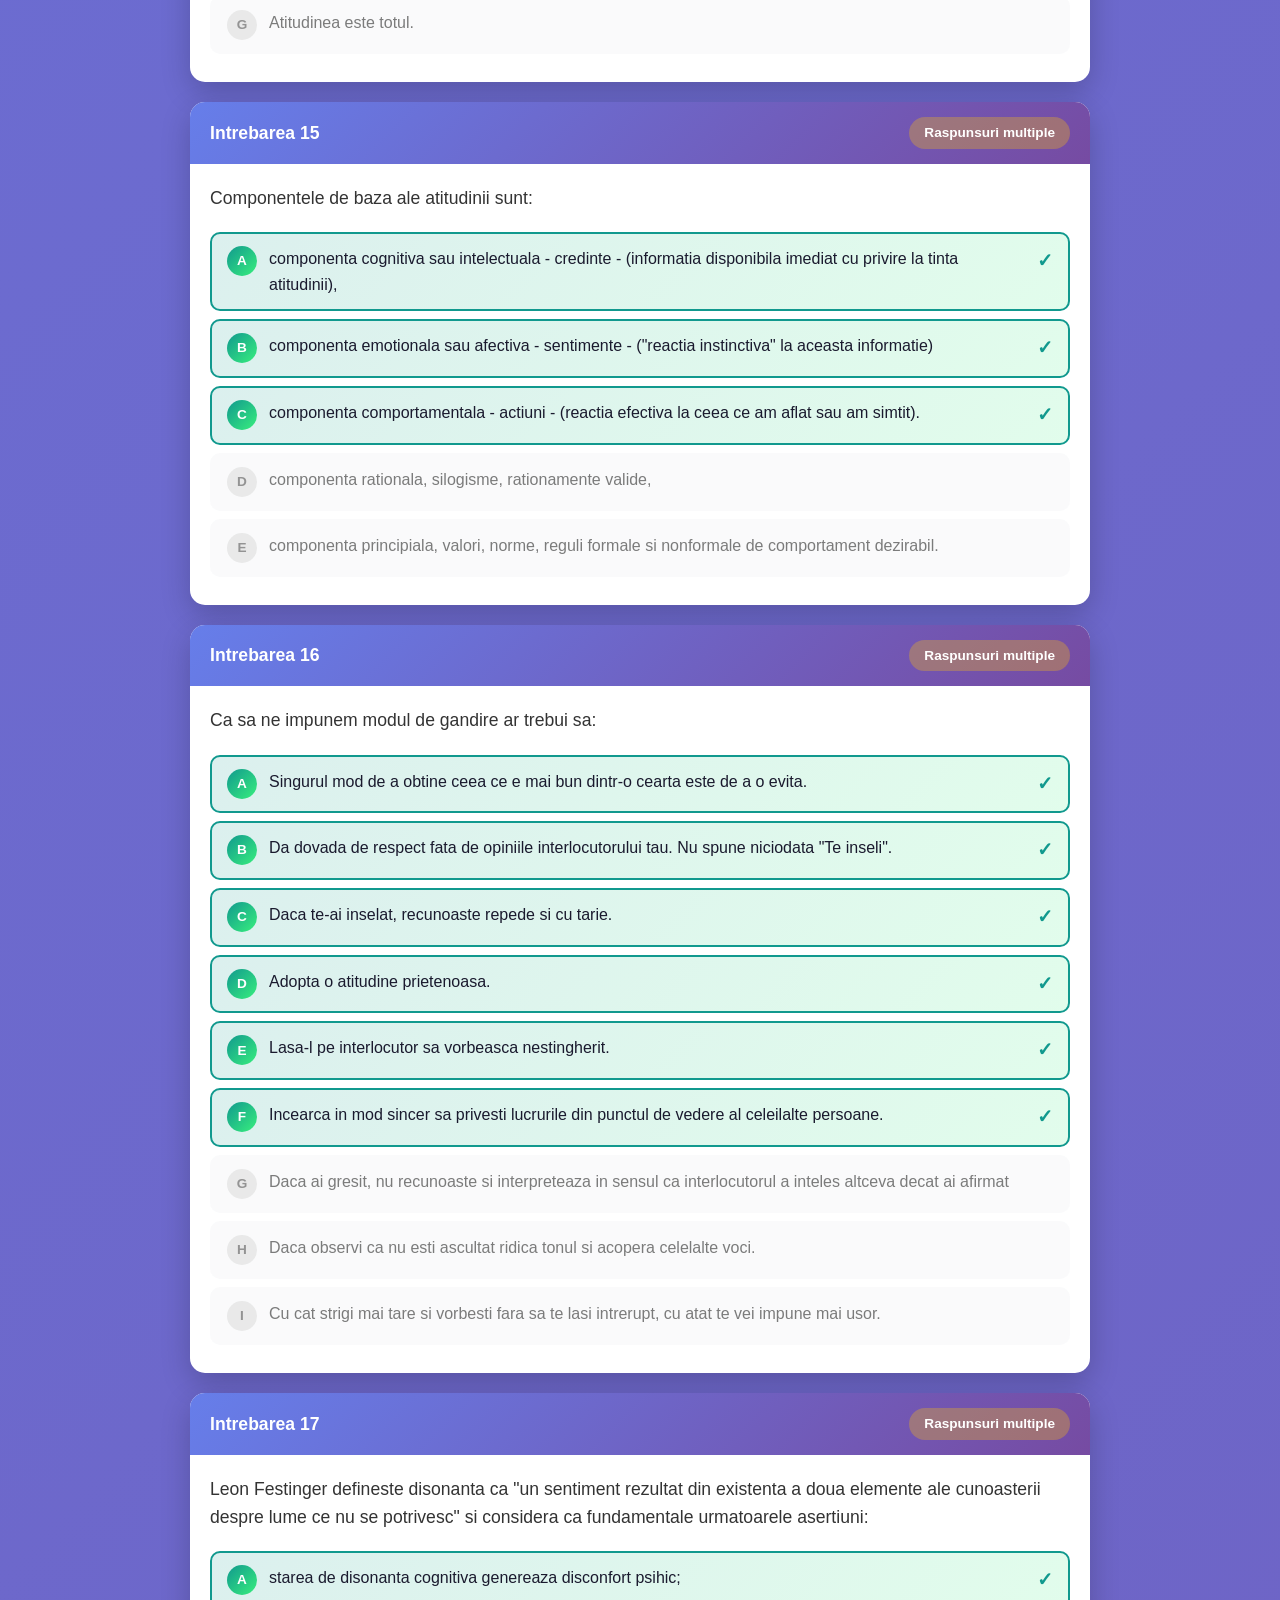
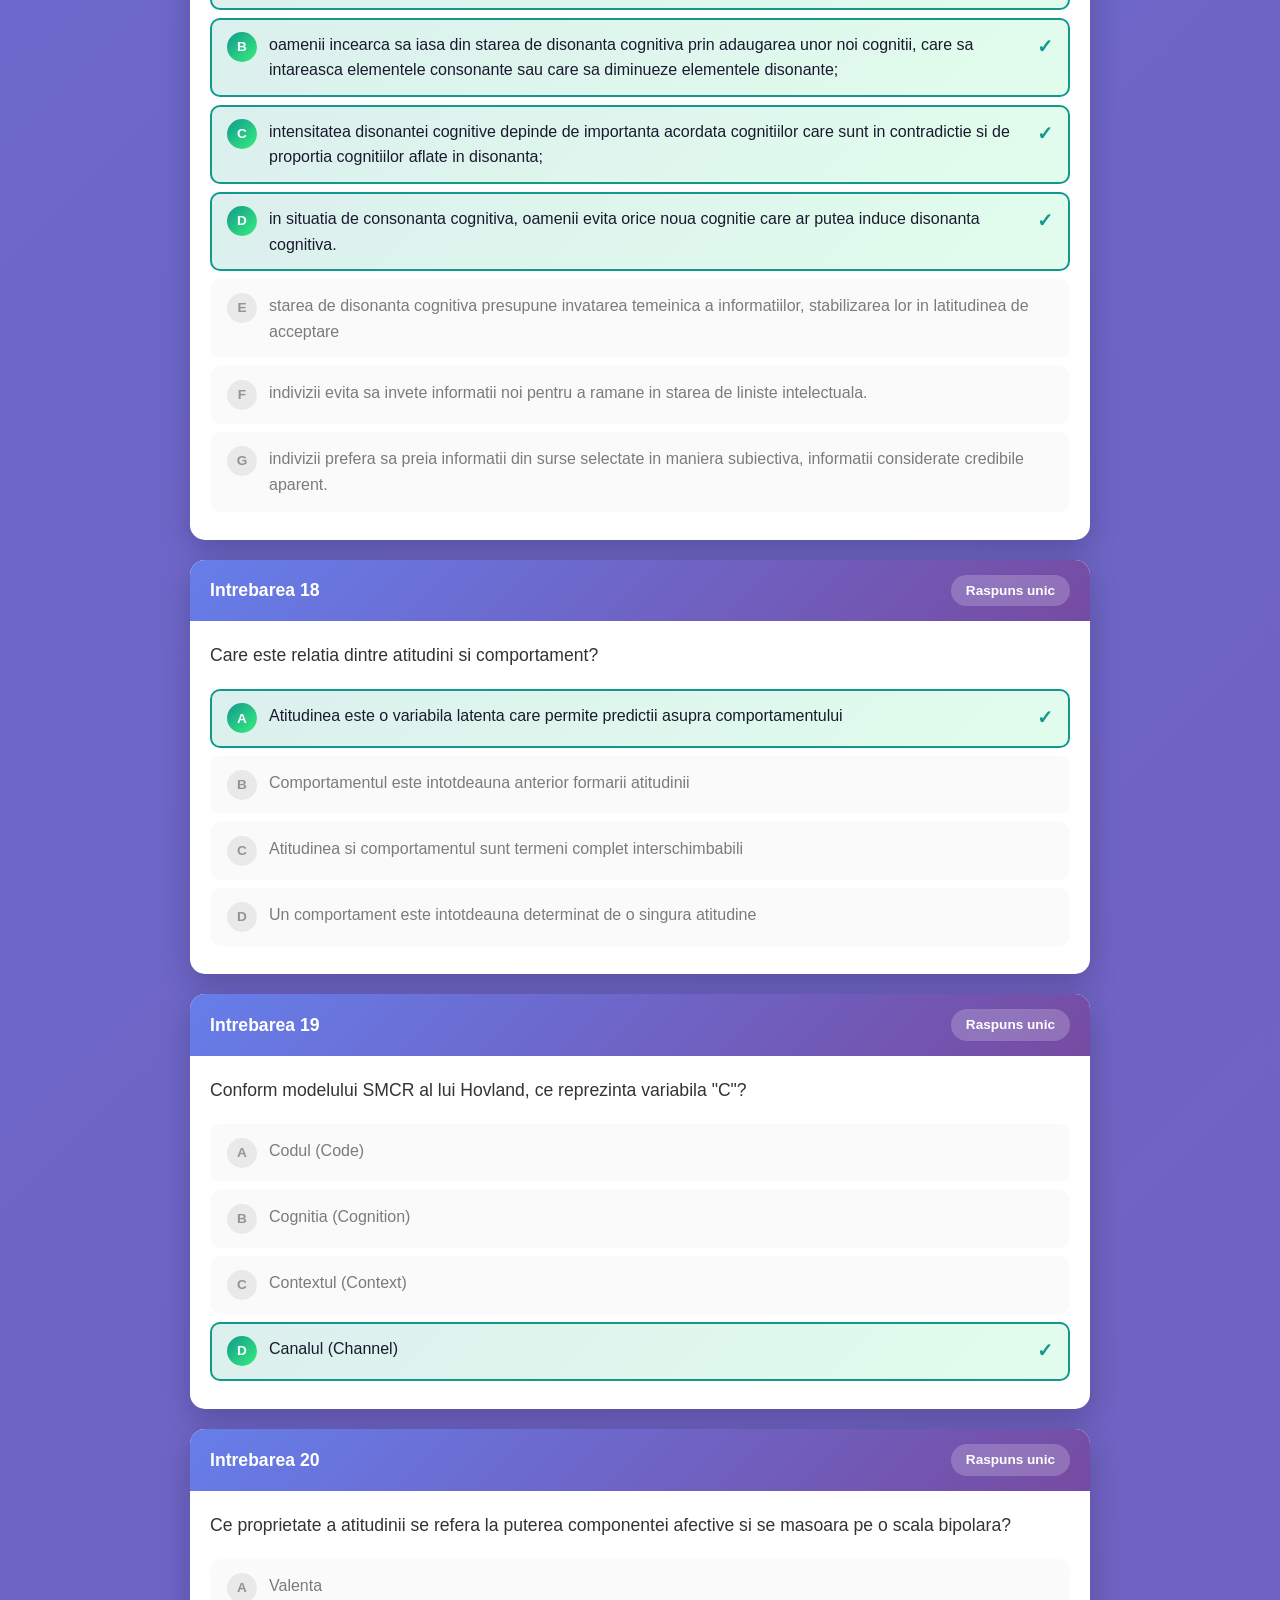
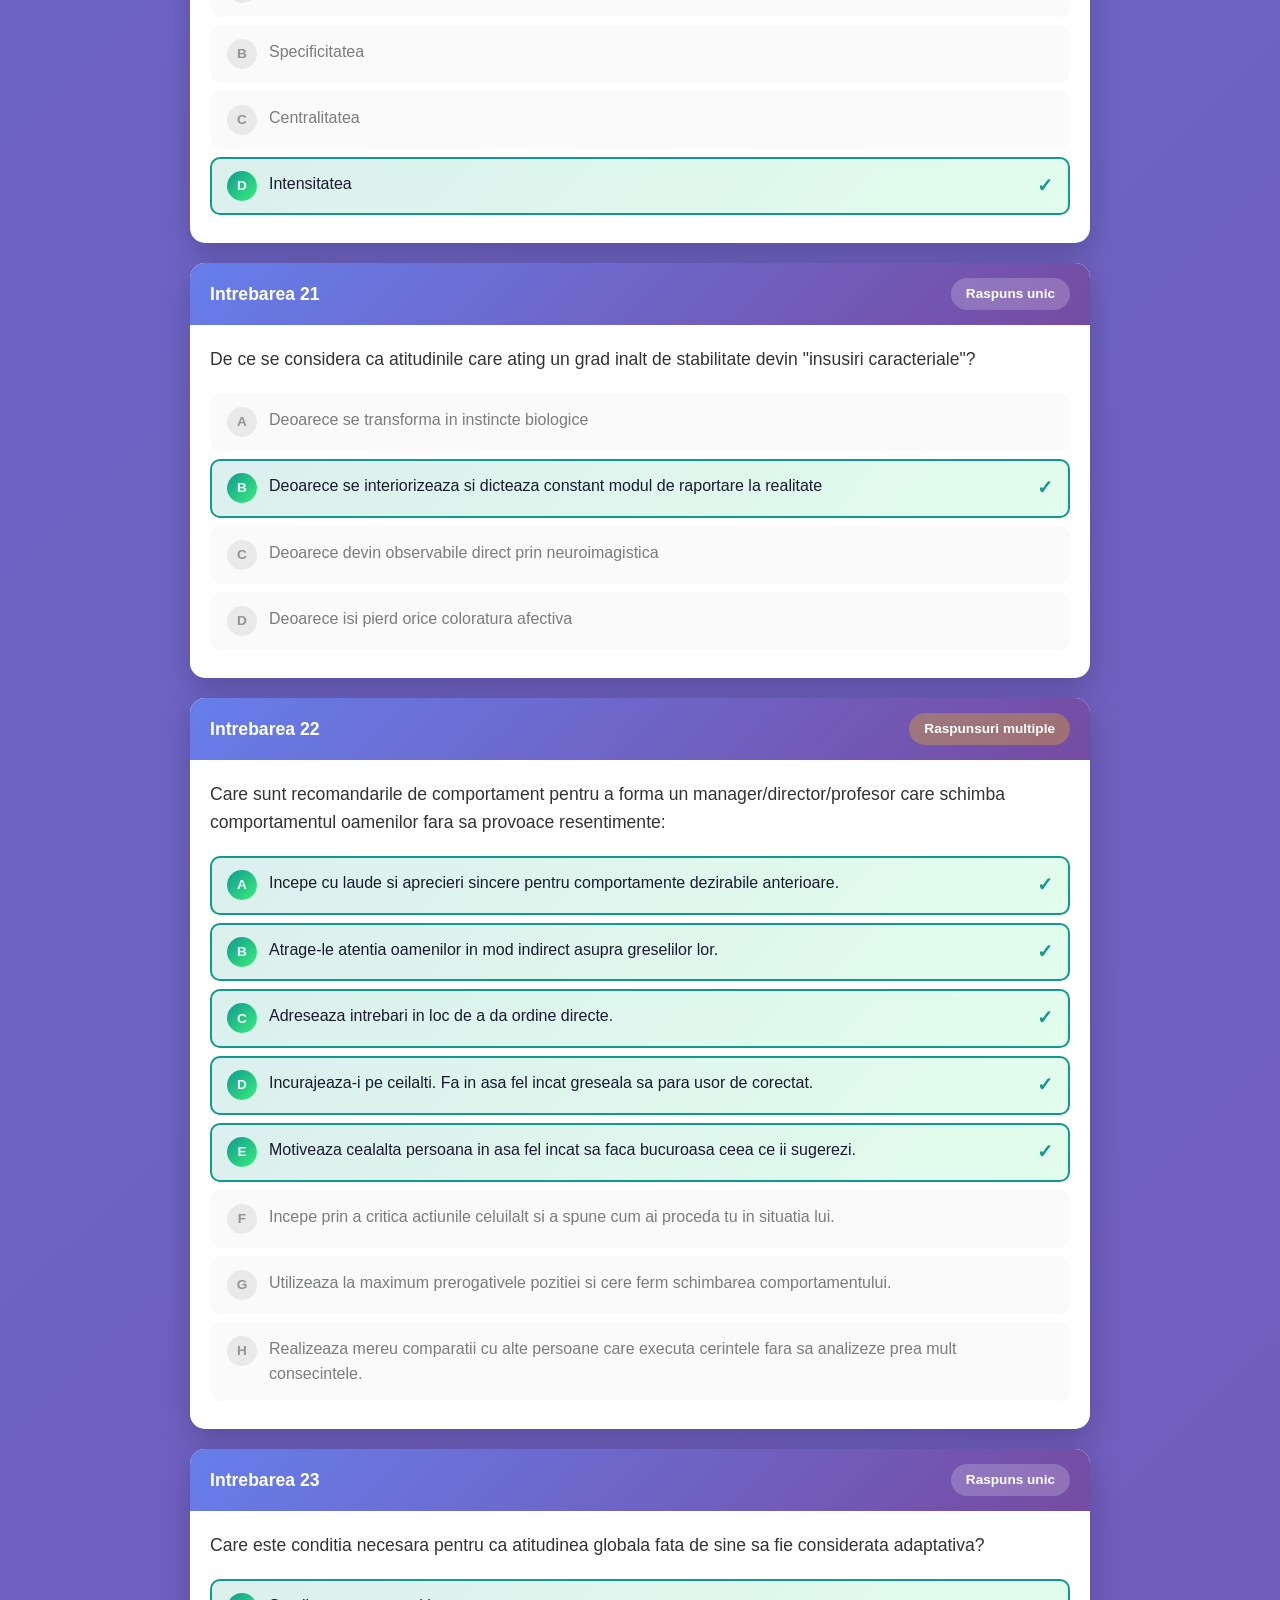
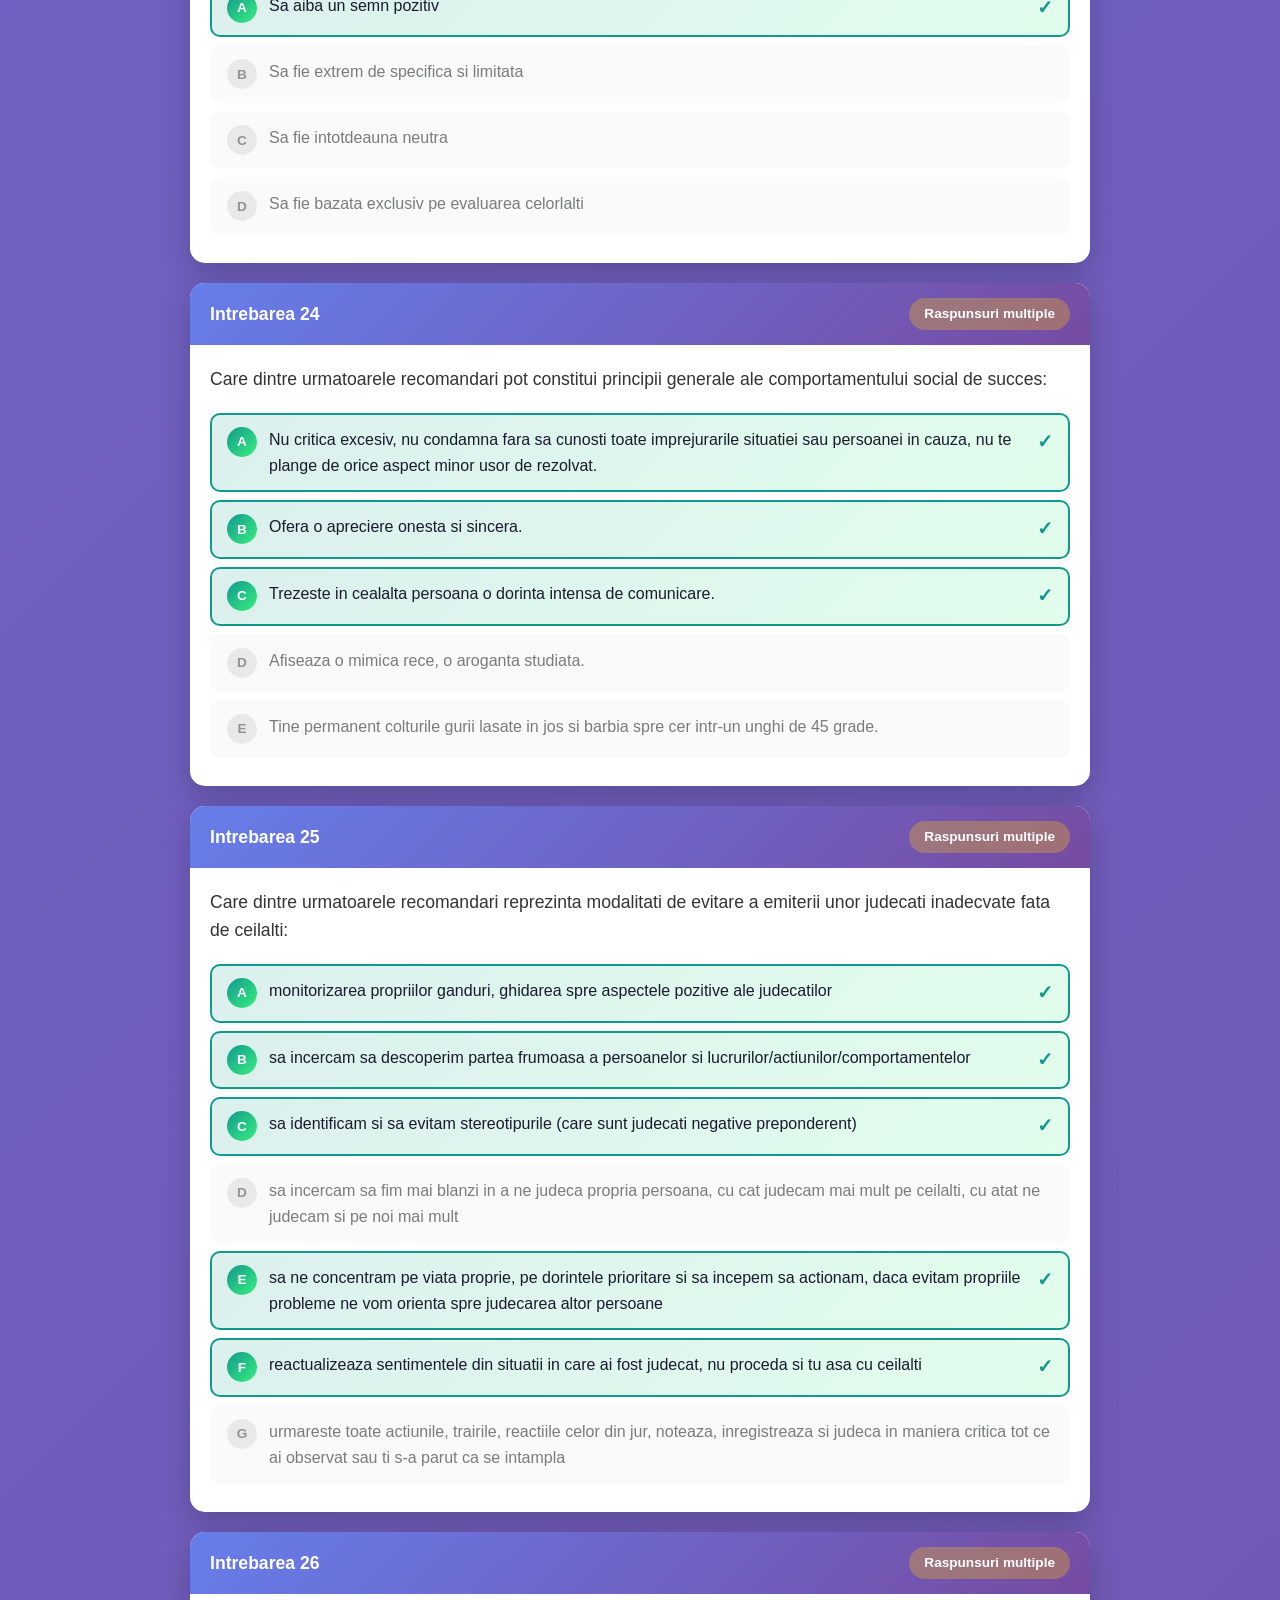
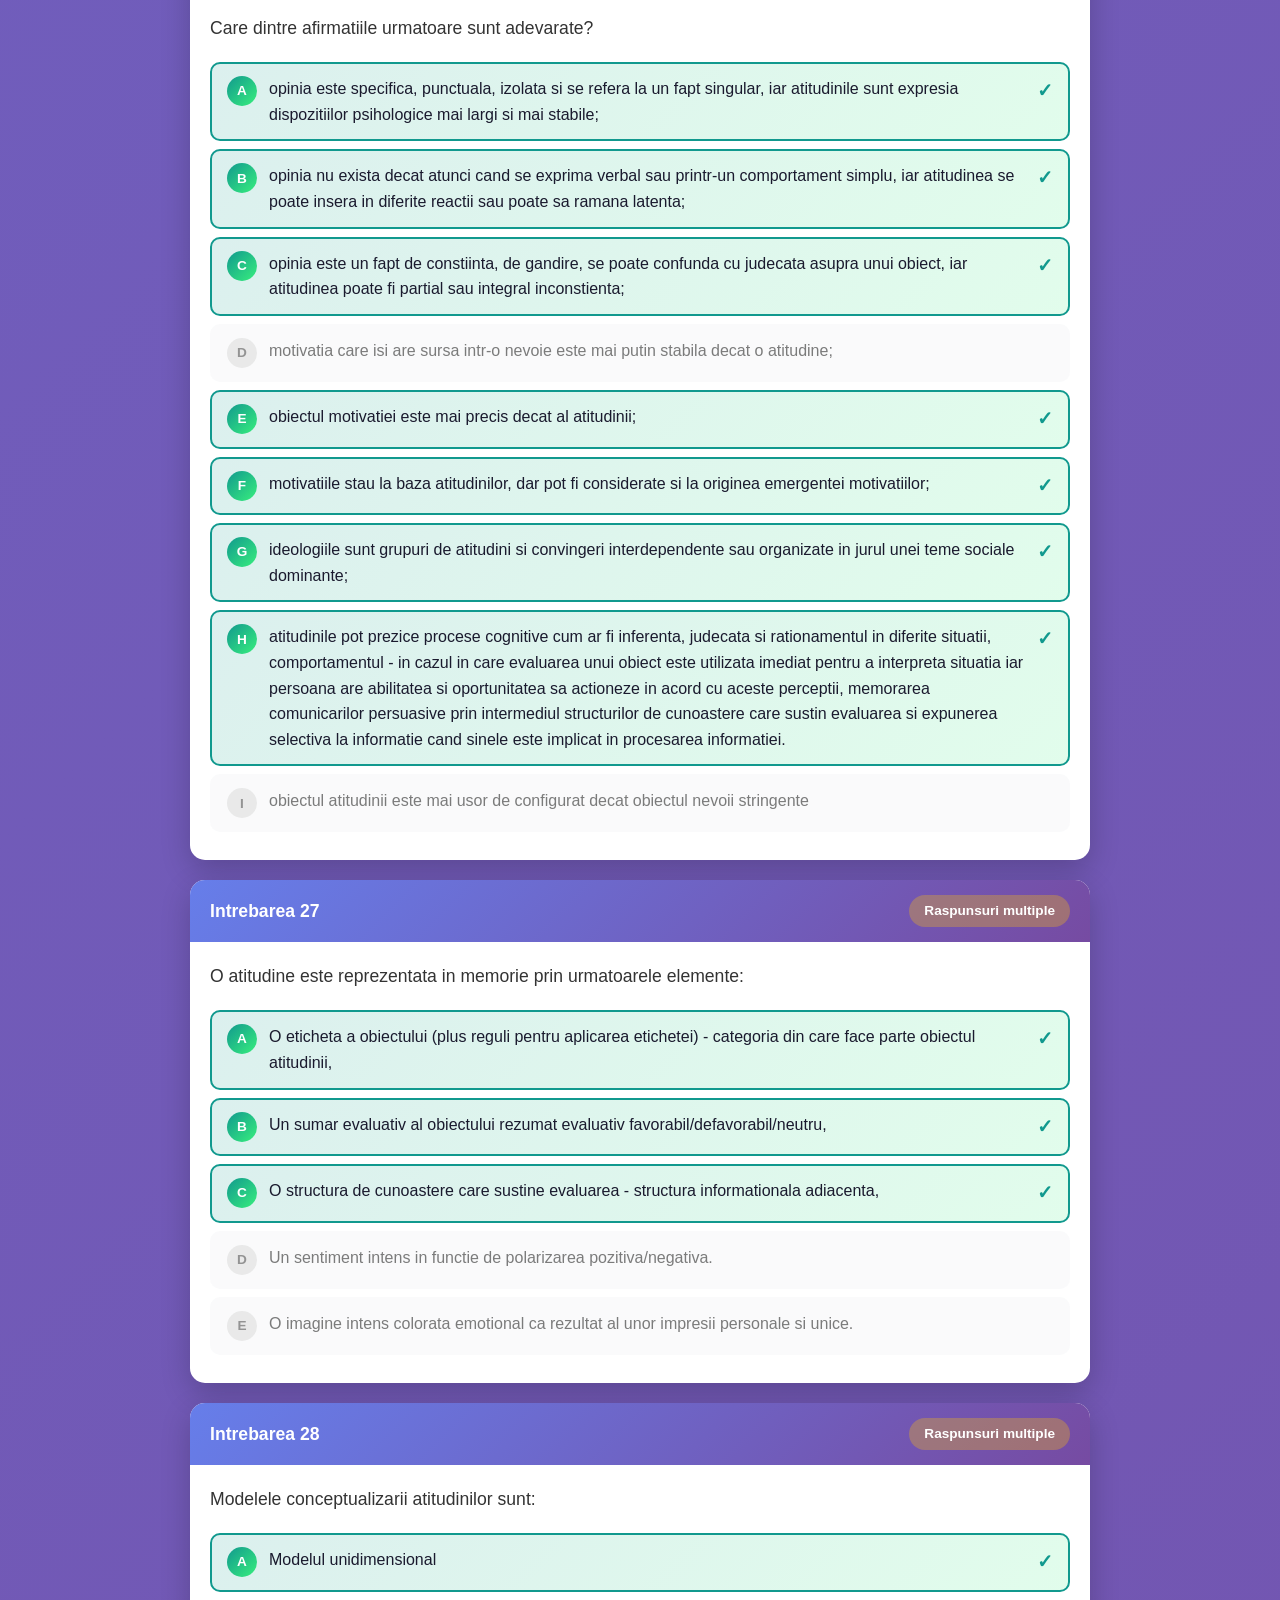
<file: quiz.html>
<!DOCTYPE html>
<html lang="ro">
<head>
    <meta charset="UTF-8">
    <meta name="viewport" content="width=device-width, initial-scale=1.0">
    <title>Toate Intrebarile - Quiz Psihologie</title>
    <style>
        * {
            margin: 0;
            padding: 0;
            box-sizing: border-box;
        }

        body {
            font-family: 'Segoe UI', Tahoma, Geneva, Verdana, sans-serif;
            background: linear-gradient(135deg, #667eea 0%, #764ba2 100%);
            min-height: 100vh;
            padding: 20px;
            line-height: 1.6;
        }

        .container {
            max-width: 900px;
            margin: 0 auto;
        }

        header {
            text-align: center;
            color: white;
            margin-bottom: 30px;
            padding: 30px;
            background: rgba(255, 255, 255, 0.1);
            border-radius: 20px;
            backdrop-filter: blur(10px);
        }

        header h1 {
            font-size: 2.5em;
            margin-bottom: 10px;
            text-shadow: 2px 2px 4px rgba(0,0,0,0.2);
        }

        header h2 {
            font-size: 1.3em;
            font-weight: 400;
            opacity: 0.9;
            margin-bottom: 20px;
        }

        .nav-links {
            display: flex;
            gap: 15px;
            justify-content: center;
            flex-wrap: wrap;
        }

        .nav-link {
            color: #64ffda;
            text-decoration: none;
            padding: 10px 25px;
            border: 2px solid #64ffda;
            border-radius: 30px;
            transition: all 0.3s ease;
            font-weight: 500;
        }

        .nav-link:hover {
            background: #64ffda;
            color: #1a1a2e;
        }

        .question-card {
            background: white;
            border-radius: 15px;
            margin-bottom: 20px;
            overflow: hidden;
            box-shadow: 0 10px 30px rgba(0,0,0,0.2);
        }

        .question-header {
            display: flex;
            justify-content: space-between;
            align-items: center;
            padding: 15px 20px;
            background: linear-gradient(135deg, #667eea 0%, #764ba2 100%);
            color: white;
        }

        .question-number {
            font-weight: 700;
            font-size: 1.1em;
        }

        .question-type {
            padding: 5px 15px;
            border-radius: 20px;
            font-size: 0.85em;
            font-weight: 600;
        }

        .type-single {
            background: rgba(255,255,255,0.2);
        }

        .type-multiple {
            background: rgba(255,193,7,0.3);
        }

        .question-body {
            padding: 20px;
        }

        .question-text {
            font-size: 1.1em;
            color: #333;
            margin-bottom: 20px;
            line-height: 1.6;
        }

        .options-list {
            list-style: none;
        }

        .option-item {
            display: flex;
            align-items: flex-start;
            gap: 12px;
            padding: 12px 15px;
            margin-bottom: 8px;
            border-radius: 10px;
            background: #f8f9fa;
            transition: all 0.2s ease;
        }

        .option-item.correct {
            background: linear-gradient(135deg, rgba(17, 153, 142, 0.15) 0%, rgba(56, 239, 125, 0.15) 100%);
            border: 2px solid #11998e;
        }

        .option-item.incorrect {
            background: #f8f9fa;
            border: 2px solid transparent;
            opacity: 0.7;
        }

        .option-marker {
            display: flex;
            align-items: center;
            justify-content: center;
            min-width: 30px;
            height: 30px;
            border-radius: 50%;
            font-weight: 700;
            font-size: 0.85em;
        }

        .correct .option-marker {
            background: linear-gradient(135deg, #11998e 0%, #38ef7d 100%);
            color: white;
        }

        .incorrect .option-marker {
            background: #e0e0e0;
            color: #666;
        }

        .option-text {
            flex: 1;
            color: #444;
        }

        .correct .option-text {
            color: #1a1a2e;
            font-weight: 500;
        }

        .check-icon {
            color: #11998e;
            font-weight: bold;
            font-size: 1.2em;
        }

        footer {
            text-align: center;
            padding: 30px;
            color: rgba(255,255,255,0.7);
        }

        /* Print styles */
        @media print {
            body {
                background: white;
                padding: 10px;
            }

            header {
                background: none;
                color: #333;
                padding: 10px;
            }

            .nav-links {
                display: none;
            }

            .question-card {
                box-shadow: none;
                border: 1px solid #ccc;
                break-inside: avoid;
                margin-bottom: 15px;
            }

            .question-header {
                background: #f0f0f0;
                color: #333;
            }

            footer {
                display: none;
            }
        }

        @media (max-width: 768px) {
            header h1 {
                font-size: 1.8em;
            }

            .question-body {
                padding: 15px;
            }

            .question-text {
                font-size: 1em;
            }
        }
    </style>
</head>
<body>
    <div class="container">
        <header>
            <h1>Toate Intrebarile</h1>
            <h2>Quiz Psihologie - Atitudini</h2>
            <div class="nav-links">
                <a href="index.html" class="nav-link">Inapoi la Quiz</a>
                <a href="essays.html" class="nav-link">Vezi Eseurile</a>
            </div>
        </header>

        <main id="questions-container">
            <!-- Questions will be inserted here by JavaScript -->
        </main>

        <footer>
            <p>Total: <span id="total-count"></span> intrebari</p>
        </footer>
    </div>

    <script src="questions.js"></script>
    <script>
        function getLetter(index) {
            return String.fromCharCode(65 + index);
        }

        function renderQuestions() {
            var container = document.getElementById('questions-container');
            var html = '';

            quizQuestions.forEach(function(q, qIndex) {
                var typeLabel = q.type === 'multiple' ? 'Raspunsuri multiple' : 'Raspuns unic';
                var typeClass = q.type === 'multiple' ? 'type-multiple' : 'type-single';

                html += '<div class="question-card">';
                html += '<div class="question-header">';
                html += '<span class="question-number">Intrebarea ' + (qIndex + 1) + '</span>';
                html += '<span class="question-type ' + typeClass + '">' + typeLabel + '</span>';
                html += '</div>';
                html += '<div class="question-body">';
                html += '<p class="question-text">' + q.question + '</p>';
                html += '<ul class="options-list">';

                q.options.forEach(function(option, oIndex) {
                    var isCorrect = q.correctAnswers.indexOf(oIndex) !== -1;
                    var itemClass = isCorrect ? 'correct' : 'incorrect';

                    html += '<li class="option-item ' + itemClass + '">';
                    html += '<span class="option-marker">' + getLetter(oIndex) + '</span>';
                    html += '<span class="option-text">' + option + '</span>';
                    if (isCorrect) {
                        html += '<span class="check-icon">&#10003;</span>';
                    }
                    html += '</li>';
                });

                html += '</ul>';
                html += '</div>';
                html += '</div>';
            });

            container.innerHTML = html;
            document.getElementById('total-count').textContent = quizQuestions.length;
        }

        // Render on page load
        renderQuestions();
    </script>
</body>
</html>
</file>
<file: essays.css>
/* Reset and Base Styles */
* {
    margin: 0;
    padding: 0;
    box-sizing: border-box;
}

body {
    font-family: 'Segoe UI', Tahoma, Geneva, Verdana, sans-serif;
    background: linear-gradient(135deg, #1a1a2e 0%, #16213e 100%);
    min-height: 100vh;
    padding: 20px;
    line-height: 1.8;
    color: #333;
}

.container {
    max-width: 900px;
    margin: 0 auto;
}

/* Header */
header {
    text-align: center;
    color: white;
    margin-bottom: 40px;
    padding: 30px;
    background: rgba(255, 255, 255, 0.1);
    border-radius: 20px;
    backdrop-filter: blur(10px);
}

header h1 {
    font-size: 2.5em;
    margin-bottom: 10px;
    text-shadow: 2px 2px 4px rgba(0,0,0,0.3);
}

header h2 {
    font-size: 1.3em;
    font-weight: 400;
    opacity: 0.9;
    margin-bottom: 20px;
}

.back-link {
    display: inline-block;
    color: #64ffda;
    text-decoration: none;
    padding: 10px 25px;
    border: 2px solid #64ffda;
    border-radius: 30px;
    transition: all 0.3s ease;
    font-weight: 500;
}

.back-link:hover {
    background: #64ffda;
    color: #1a1a2e;
}

/* Essay Articles */
.essay {
    background: white;
    border-radius: 20px;
    margin-bottom: 30px;
    overflow: hidden;
    box-shadow: 0 20px 60px rgba(0,0,0,0.3);
}

.essay-header {
    display: flex;
    justify-content: space-between;
    align-items: center;
    padding: 20px 30px;
    background: linear-gradient(135deg, #667eea 0%, #764ba2 100%);
    color: white;
}

.essay-number {
    font-size: 1.1em;
    font-weight: 600;
}

.essay-points {
    background: rgba(255,255,255,0.2);
    padding: 5px 15px;
    border-radius: 20px;
    font-size: 0.9em;
}

.essay-question {
    padding: 25px 30px;
    background: #f8f9fa;
    color: #333;
    font-size: 1.15em;
    border-bottom: 2px solid #e0e0e0;
}

.concepts-list {
    padding: 15px 30px 15px 50px;
    background: #f0f4f8;
    border-bottom: 2px solid #e0e0e0;
    columns: 2;
    column-gap: 30px;
}

.concepts-list li {
    padding: 3px 0;
    color: #555;
    break-inside: avoid;
}

.diagram-description {
    padding: 20px 30px;
    background: #fff3e0;
    border-bottom: 2px solid #ffe0b2;
}

.diagram-description p {
    margin-bottom: 10px;
    color: #e65100;
    font-style: italic;
}

.diagram-description ul {
    margin-left: 20px;
    color: #bf360c;
}

.diagram-description li {
    margin: 5px 0;
}

/* Essay Answer Content */
.essay-answer {
    padding: 30px;
}

.essay-answer h4 {
    color: #667eea;
    font-size: 1.4em;
    margin-bottom: 20px;
    padding-bottom: 10px;
    border-bottom: 3px solid #667eea;
}

.essay-answer h5 {
    color: #333;
    font-size: 1.15em;
    margin: 25px 0 15px 0;
    padding-left: 15px;
    border-left: 4px solid #764ba2;
}

.essay-answer p {
    margin-bottom: 15px;
    text-align: justify;
    color: #444;
}

.essay-answer ul {
    margin: 15px 0 20px 25px;
}

.essay-answer li {
    margin: 10px 0;
    color: #555;
}

.essay-answer li strong {
    color: #333;
}

/* Footer */
footer {
    text-align: center;
    padding: 30px;
    color: rgba(255,255,255,0.7);
    margin-top: 20px;
}

footer p {
    margin-bottom: 15px;
}

/* Responsive */
@media (max-width: 768px) {
    body {
        padding: 10px;
    }

    header h1 {
        font-size: 1.8em;
    }

    header h2 {
        font-size: 1em;
    }

    .essay-header {
        flex-direction: column;
        gap: 10px;
        text-align: center;
    }

    .essay-question {
        padding: 20px;
        font-size: 1.05em;
    }

    .concepts-list {
        columns: 1;
        padding: 15px 20px 15px 40px;
    }

    .essay-answer {
        padding: 20px;
    }

    .essay-answer h4 {
        font-size: 1.2em;
    }

    .essay-answer h5 {
        font-size: 1.05em;
    }
}

/* Print Styles */
@media print {
    body {
        background: white;
        padding: 0;
    }

    header {
        background: none;
        color: #333;
    }

    .back-link {
        display: none;
    }

    .essay {
        box-shadow: none;
        border: 1px solid #ccc;
        break-inside: avoid;
    }

    .essay-header {
        background: #f0f0f0;
        color: #333;
    }
}

/* Scrollbar */
::-webkit-scrollbar {
    width: 10px;
}

::-webkit-scrollbar-track {
    background: #1a1a2e;
}

::-webkit-scrollbar-thumb {
    background: #667eea;
    border-radius: 5px;
}

::-webkit-scrollbar-thumb:hover {
    background: #764ba2;
}
</file>
